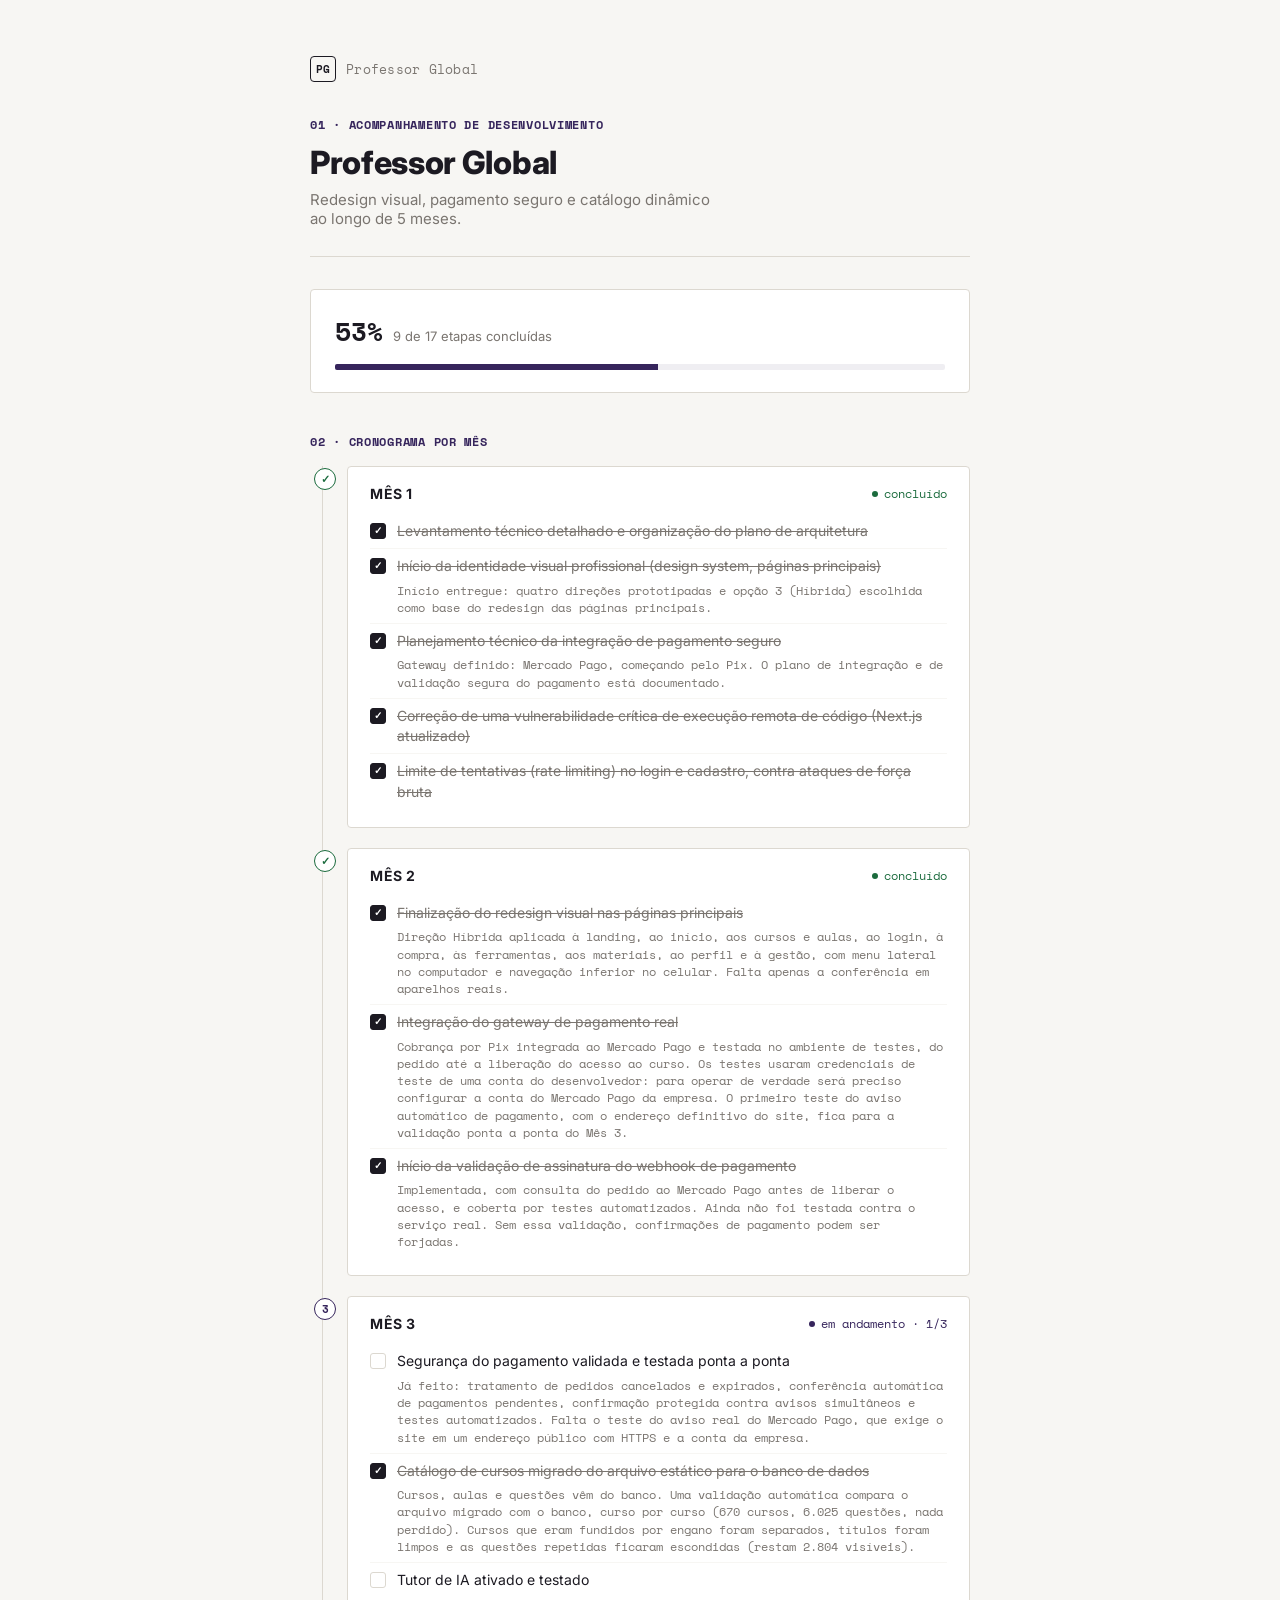
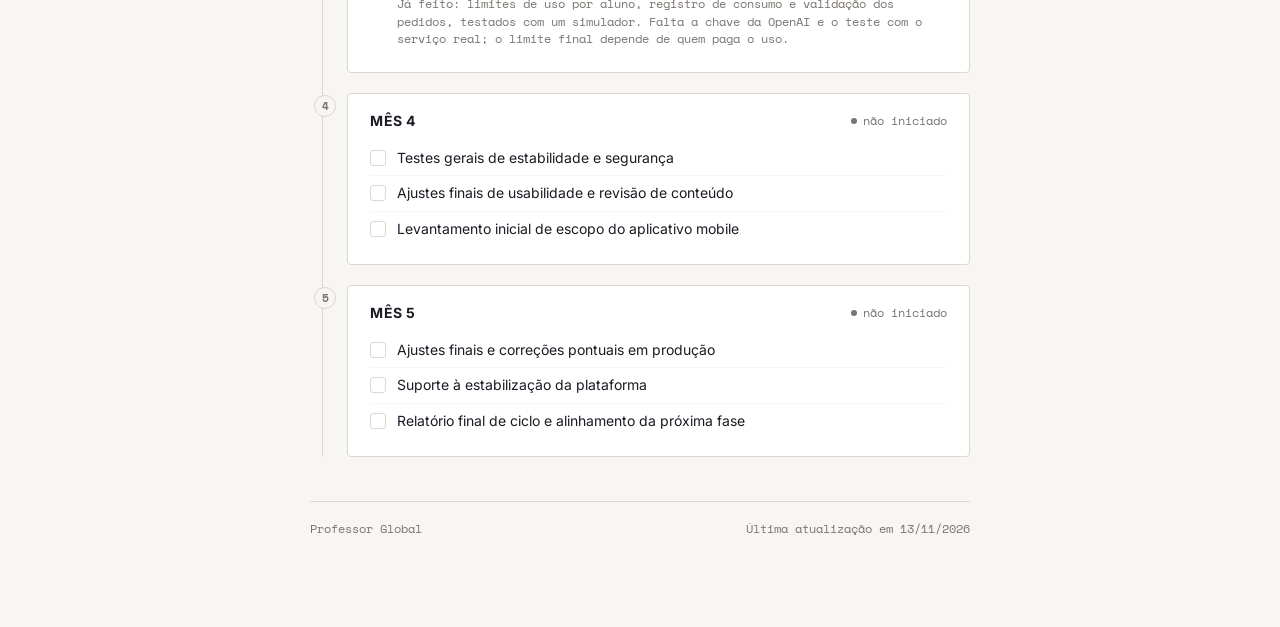
<file: painel-professor-global/index.html>
<!DOCTYPE html>
<html lang="pt-br">
<head>
  <meta charset="UTF-8" />
  <meta name="viewport" content="width=device-width, initial-scale=1.0" />
  <title>Professor Global · Painel de Desenvolvimento</title>
  <link rel="icon" href="data:image/svg+xml,%3Csvg xmlns='http://www.w3.org/2000/svg' viewBox='0 0 100 100'%3E%3Crect width='100' height='100' rx='22' fill='%2336255c'/%3E%3Ctext x='50' y='58' font-family='Arial, sans-serif' font-size='34' font-weight='700' fill='white' text-anchor='middle'%3EPG%3C/text%3E%3C/svg%3E" />
  <link rel="preconnect" href="https://fonts.googleapis.com" />
  <link rel="preconnect" href="https://fonts.gstatic.com" crossorigin />
  <link href="https://fonts.googleapis.com/css2?family=Inter:wght@400;500;600;700;800&family=Space+Mono:wght@400;700&display=swap" rel="stylesheet" />
  <link rel="stylesheet" href="style.css" />
</head>
<body>
  <div class="wrap">
    <header class="top">
      <div class="brand-row">
        <span class="brand-mark">PG</span>
        <span class="brand-name">Professor Global</span>
      </div>
      <p class="eyebrow">01 &middot; Acompanhamento de desenvolvimento</p>
      <h1 id="titulo">Professor Global</h1>
      <p class="subtitulo" id="subtitulo"></p>
    </header>

    <div class="progress-card">
      <div class="progress-top">
        <span class="progress-pct" id="progressoPct">0%</span>
        <span class="progress-label" id="progressoLabel"></span>
      </div>
      <div class="progress-track">
        <div class="progress-fill" id="progressoFill" style="width: 0%"></div>
      </div>
    </div>

    <p class="eyebrow eyebrow-section">02 &middot; Cronograma por mês</p>

    <div class="timeline" id="meses"></div>

    <footer class="rodape">
      <span>Professor Global</span>
      <span>Última atualização em <span id="atualizadoEm"></span></span>
    </footer>
  </div>

  <script src="data.js"></script>
  <script src="script.js"></script>
</body>
</html>
</file>
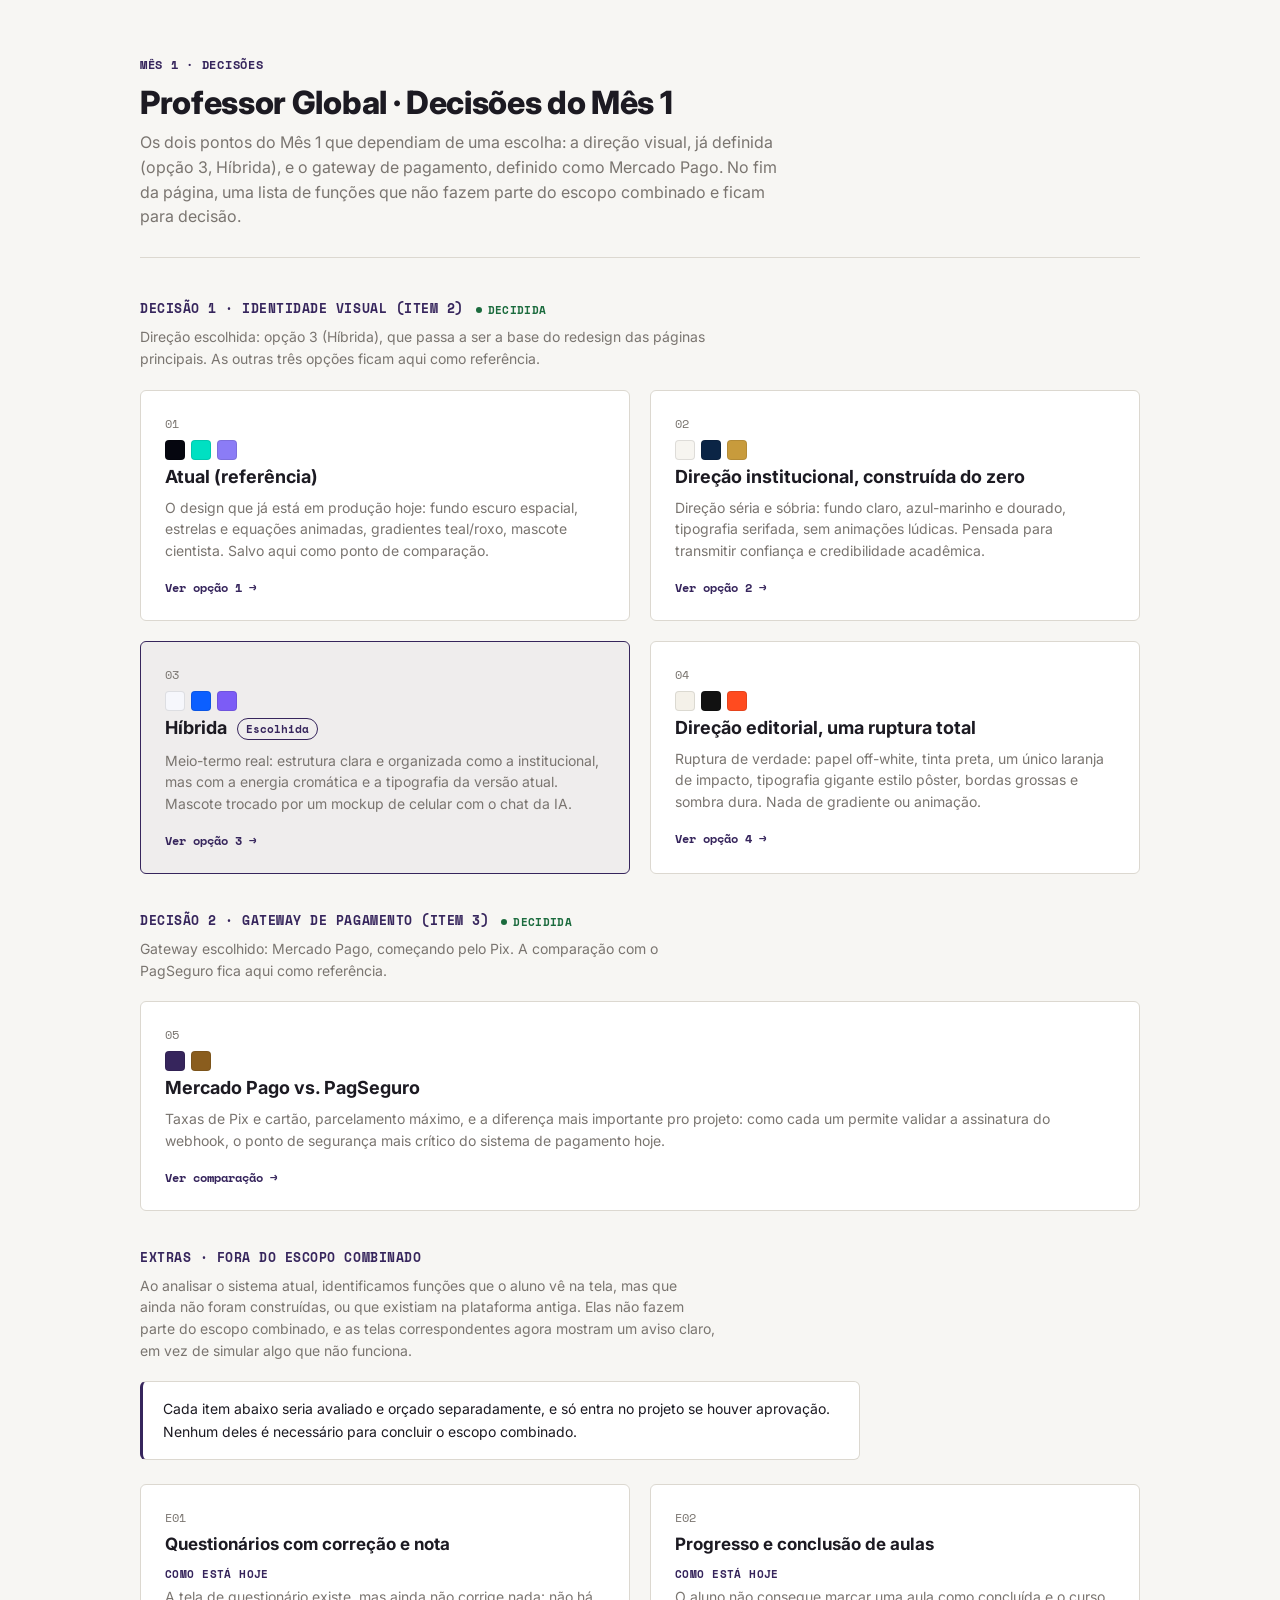
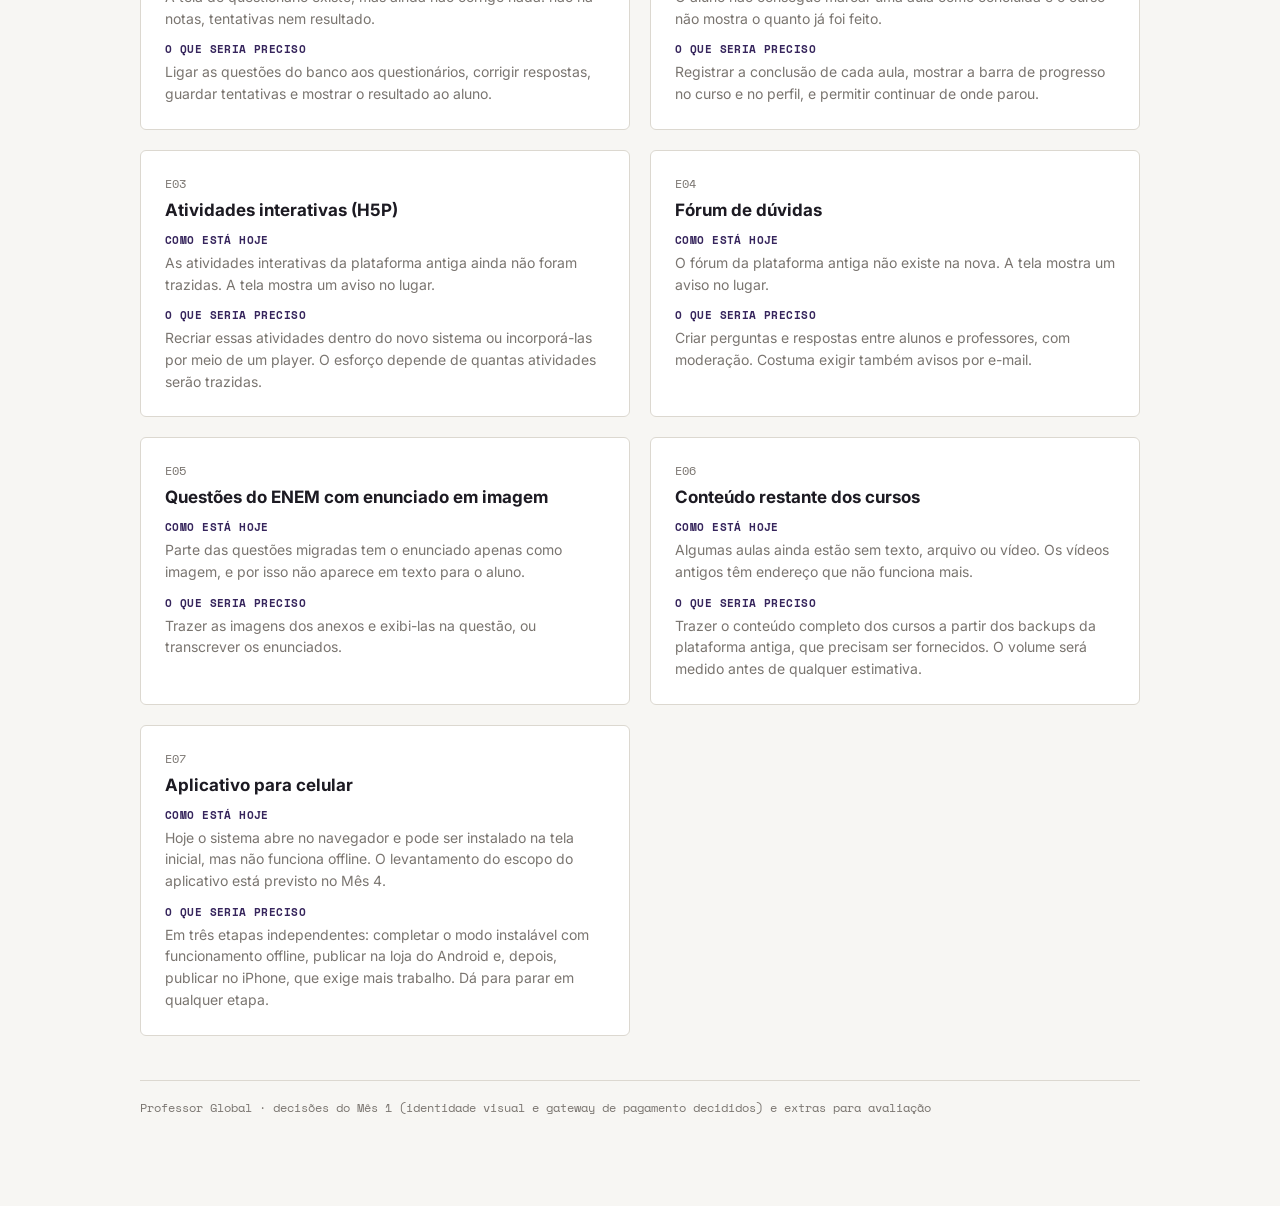
<file: professorglobal-opcoes-visuais/index.html>
<!DOCTYPE html>
<html lang="pt-br">
<head>
<meta charset="UTF-8" />
<meta name="viewport" content="width=device-width, initial-scale=1.0" />
<title>Professor Global · Decisões do Mês 1</title>
<link rel="icon" href="data:image/svg+xml,%3Csvg xmlns='http://www.w3.org/2000/svg' viewBox='0 0 100 100'%3E%3Crect width='100' height='100' rx='22' fill='%2336255c'/%3E%3Ctext x='50' y='58' font-family='Arial, sans-serif' font-size='34' font-weight='700' fill='white' text-anchor='middle'%3EPG%3C/text%3E%3C/svg%3E" />
<link rel="preconnect" href="https://fonts.googleapis.com" />
<link rel="preconnect" href="https://fonts.gstatic.com" crossorigin />
<link href="https://fonts.googleapis.com/css2?family=Inter:wght@400;500;600;700;800&family=Space+Mono:wght@400;700&display=swap" rel="stylesheet" />
<style>
  :root{
    --ink:#1c1a22;--paper:#f7f6f3;--surface:#fff;--line:#dcd8d0;--muted:#7a7570;
    --accent:#36255c;--font-sans:'Inter',system-ui,sans-serif;--font-mono:'Space Mono',monospace;
  }
  *{box-sizing:border-box}
  body{margin:0;background:var(--paper);color:var(--ink);font-family:var(--font-sans);-webkit-font-smoothing:antialiased}
  .wrap{max-width:1040px;margin:0 auto;padding:56px 20px 90px}
  header{border-bottom:1px solid var(--line);padding-bottom:28px;margin-bottom:40px}
  .eyebrow{font-family:var(--font-mono);font-size:12px;font-weight:700;letter-spacing:.06em;text-transform:uppercase;color:var(--accent);margin:0 0 10px}
  h1{font-size:32px;font-weight:800;letter-spacing:-.01em;margin:0 0 8px}
  .subtitulo{color:var(--muted);margin:0;max-width:64ch;line-height:1.55}
  .secao-titulo{font-family:var(--font-mono);font-size:13px;font-weight:700;letter-spacing:.04em;text-transform:uppercase;color:var(--accent);margin:36px 0 8px}
  .secao-desc{color:var(--muted);font-size:14px;line-height:1.55;margin:0 0 20px;max-width:64ch}
  .grid{display:grid;grid-template-columns:repeat(2,1fr);gap:20px}
  .card-wide{margin-top:0}
  @media(max-width:760px){.grid{grid-template-columns:1fr}}
  .card{background:var(--surface);border:1px solid var(--line);border-radius:6px;padding:24px;text-decoration:none;color:inherit;display:block;transition:border-color .15s, transform .15s}
  .card:hover{border-color:var(--accent);transform:translateY(-2px)}
  .card-num{font-family:var(--font-mono);font-size:12px;color:var(--muted);display:block;margin-bottom:8px}
  .card h2{font-size:18px;margin:0 0 10px}
  .card p{color:var(--muted);font-size:14px;line-height:1.55;margin:0 0 14px}
  .swatches{display:flex;gap:6px;margin-bottom:6px}
  .sw{width:20px;height:20px;border-radius:4px;border:1px solid rgba(0,0,0,.1)}
  .open{font-family:var(--font-mono);font-size:12px;color:var(--accent);font-weight:700}
  .status{display:inline-flex;align-items:center;gap:6px;margin-left:12px;font-family:var(--font-mono);font-size:11px;font-weight:700;letter-spacing:.03em;vertical-align:middle}
  .status::before{content:"";width:6px;height:6px;border-radius:50%;background:currentColor}
  .status-ok{color:#1b6b3d}
  .status-pend{color:#8a5d1e}
  .card-escolhida{border-color:var(--accent);background:rgba(54,37,92,.04)}
  .tag-escolhida{display:inline-block;margin-left:10px;padding:2px 8px;border:1px solid var(--accent);border-radius:999px;font-family:var(--font-mono);font-size:10.5px;font-weight:700;color:var(--accent);vertical-align:middle}
  .extra{cursor:default}
  .extra:hover{border-color:var(--line);transform:none}
  .extra h3{font-size:17px;margin:0 0 10px}
  .extra .rotulo{font-family:var(--font-mono);font-size:10.5px;font-weight:700;letter-spacing:.04em;text-transform:uppercase;color:var(--accent);display:block;margin:12px 0 4px}
  .extra p{margin:0}
  .aviso{background:var(--surface);border:1px solid var(--line);border-left:3px solid var(--accent);border-radius:6px;padding:16px 20px;margin:0 0 24px;font-size:14px;line-height:1.6;color:var(--ink);max-width:80ch}
  footer{margin-top:44px;padding-top:18px;border-top:1px solid var(--line);color:var(--muted);font-family:var(--font-mono);font-size:11.5px}
</style>
</head>
<body>
  <div class="wrap">
    <header>
      <p class="eyebrow">Mês 1 · Decisões</p>
      <h1>Professor Global · Decisões do Mês 1</h1>
      <p class="subtitulo">Os dois pontos do Mês 1 que dependiam de uma escolha: a direção visual, já definida (opção 3, Híbrida), e o gateway de pagamento, definido como Mercado Pago. No fim da página, uma lista de funções que não fazem parte do escopo combinado e ficam para decisão.</p>
    </header>

    <h2 class="secao-titulo">Decisão 1 · Identidade visual (Item 2)<span class="status status-ok">Decidida</span></h2>
    <p class="secao-desc">Direção escolhida: opção 3 (Híbrida), que passa a ser a base do redesign das páginas principais. As outras três opções ficam aqui como referência.</p>

    <div class="grid">
      <a class="card" href="1-atual/">
        <span class="card-num">01</span>
        <div class="swatches"><span class="sw" style="background:#05060f"></span><span class="sw" style="background:#00E0C2"></span><span class="sw" style="background:#8B7CF6"></span></div>
        <h2>Atual (referência)</h2>
        <p>O design que já está em produção hoje: fundo escuro espacial, estrelas e equações animadas, gradientes teal/roxo, mascote cientista. Salvo aqui como ponto de comparação.</p>
        <span class="open">Ver opção 1 →</span>
      </a>

      <a class="card" href="2-institucional/">
        <span class="card-num">02</span>
        <div class="swatches"><span class="sw" style="background:#F7F5F0"></span><span class="sw" style="background:#0B2545"></span><span class="sw" style="background:#C89B3C"></span></div>
        <h2>Direção institucional, construída do zero</h2>
        <p>Direção séria e sóbria: fundo claro, azul-marinho e dourado, tipografia serifada, sem animações lúdicas. Pensada para transmitir confiança e credibilidade acadêmica.</p>
        <span class="open">Ver opção 2 →</span>
      </a>

      <a class="card card-escolhida" href="3-hibrida/">
        <span class="card-num">03</span>
        <div class="swatches"><span class="sw" style="background:#F6F7FC"></span><span class="sw" style="background:#0B5FFF"></span><span class="sw" style="background:#7C5CF6"></span></div>
        <h2>Híbrida<span class="tag-escolhida">Escolhida</span></h2>
        <p>Meio-termo real: estrutura clara e organizada como a institucional, mas com a energia cromática e a tipografia da versão atual. Mascote trocado por um mockup de celular com o chat da IA.</p>
        <span class="open">Ver opção 3 →</span>
      </a>

      <a class="card" href="4-diferente/">
        <span class="card-num">04</span>
        <div class="swatches"><span class="sw" style="background:#F4F1E9"></span><span class="sw" style="background:#111111"></span><span class="sw" style="background:#FF4B1F"></span></div>
        <h2>Direção editorial, uma ruptura total</h2>
        <p>Ruptura de verdade: papel off-white, tinta preta, um único laranja de impacto, tipografia gigante estilo pôster, bordas grossas e sombra dura. Nada de gradiente ou animação.</p>
        <span class="open">Ver opção 4 →</span>
      </a>
    </div>

    <h2 class="secao-titulo">Decisão 2 · Gateway de pagamento (Item 3)<span class="status status-ok">Decidida</span></h2>
    <p class="secao-desc">Gateway escolhido: Mercado Pago, começando pelo Pix. A comparação com o PagSeguro fica aqui como referência.</p>

    <a class="card card-wide" href="gateway-pagamento/">
      <span class="card-num">05</span>
      <div class="swatches"><span class="sw" style="background:#36255c"></span><span class="sw" style="background:#8A5D1E"></span></div>
      <h2>Mercado Pago vs. PagSeguro</h2>
      <p>Taxas de Pix e cartão, parcelamento máximo, e a diferença mais importante pro projeto: como cada um permite validar a assinatura do webhook, o ponto de segurança mais crítico do sistema de pagamento hoje.</p>
      <span class="open">Ver comparação →</span>
    </a>

    <h2 class="secao-titulo">Extras · fora do escopo combinado</h2>
    <p class="secao-desc">Ao analisar o sistema atual, identificamos funções que o aluno vê na tela, mas que ainda não foram construídas, ou que existiam na plataforma antiga. Elas não fazem parte do escopo combinado, e as telas correspondentes agora mostram um aviso claro, em vez de simular algo que não funciona.</p>
    <p class="aviso">Cada item abaixo seria avaliado e orçado separadamente, e só entra no projeto se houver aprovação. Nenhum deles é necessário para concluir o escopo combinado.</p>

    <div class="grid">
      <div class="card extra">
        <span class="card-num">E01</span>
        <h3>Questionários com correção e nota</h3>
        <span class="rotulo">Como está hoje</span>
        <p>A tela de questionário existe, mas ainda não corrige nada: não há notas, tentativas nem resultado.</p>
        <span class="rotulo">O que seria preciso</span>
        <p>Ligar as questões do banco aos questionários, corrigir respostas, guardar tentativas e mostrar o resultado ao aluno.</p>
      </div>
      <div class="card extra">
        <span class="card-num">E02</span>
        <h3>Progresso e conclusão de aulas</h3>
        <span class="rotulo">Como está hoje</span>
        <p>O aluno não consegue marcar uma aula como concluída e o curso não mostra o quanto já foi feito.</p>
        <span class="rotulo">O que seria preciso</span>
        <p>Registrar a conclusão de cada aula, mostrar a barra de progresso no curso e no perfil, e permitir continuar de onde parou.</p>
      </div>
      <div class="card extra">
        <span class="card-num">E03</span>
        <h3>Atividades interativas (H5P)</h3>
        <span class="rotulo">Como está hoje</span>
        <p>As atividades interativas da plataforma antiga ainda não foram trazidas. A tela mostra um aviso no lugar.</p>
        <span class="rotulo">O que seria preciso</span>
        <p>Recriar essas atividades dentro do novo sistema ou incorporá-las por meio de um player. O esforço depende de quantas atividades serão trazidas.</p>
      </div>
      <div class="card extra">
        <span class="card-num">E04</span>
        <h3>Fórum de dúvidas</h3>
        <span class="rotulo">Como está hoje</span>
        <p>O fórum da plataforma antiga não existe na nova. A tela mostra um aviso no lugar.</p>
        <span class="rotulo">O que seria preciso</span>
        <p>Criar perguntas e respostas entre alunos e professores, com moderação. Costuma exigir também avisos por e-mail.</p>
      </div>
      <div class="card extra">
        <span class="card-num">E05</span>
        <h3>Questões do ENEM com enunciado em imagem</h3>
        <span class="rotulo">Como está hoje</span>
        <p>Parte das questões migradas tem o enunciado apenas como imagem, e por isso não aparece em texto para o aluno.</p>
        <span class="rotulo">O que seria preciso</span>
        <p>Trazer as imagens dos anexos e exibi-las na questão, ou transcrever os enunciados.</p>
      </div>
      <div class="card extra">
        <span class="card-num">E06</span>
        <h3>Conteúdo restante dos cursos</h3>
        <span class="rotulo">Como está hoje</span>
        <p>Algumas aulas ainda estão sem texto, arquivo ou vídeo. Os vídeos antigos têm endereço que não funciona mais.</p>
        <span class="rotulo">O que seria preciso</span>
        <p>Trazer o conteúdo completo dos cursos a partir dos backups da plataforma antiga, que precisam ser fornecidos. O volume será medido antes de qualquer estimativa.</p>
      </div>
      <div class="card extra">
        <span class="card-num">E07</span>
        <h3>Aplicativo para celular</h3>
        <span class="rotulo">Como está hoje</span>
        <p>Hoje o sistema abre no navegador e pode ser instalado na tela inicial, mas não funciona offline. O levantamento do escopo do aplicativo está previsto no Mês 4.</p>
        <span class="rotulo">O que seria preciso</span>
        <p>Em três etapas independentes: completar o modo instalável com funcionamento offline, publicar na loja do Android e, depois, publicar no iPhone, que exige mais trabalho. Dá para parar em qualquer etapa.</p>
      </div>
    </div>

    <footer>Professor Global · decisões do Mês 1 (identidade visual e gateway de pagamento decididos) e extras para avaliação</footer>
  </div>
</body>
</html>
</file>
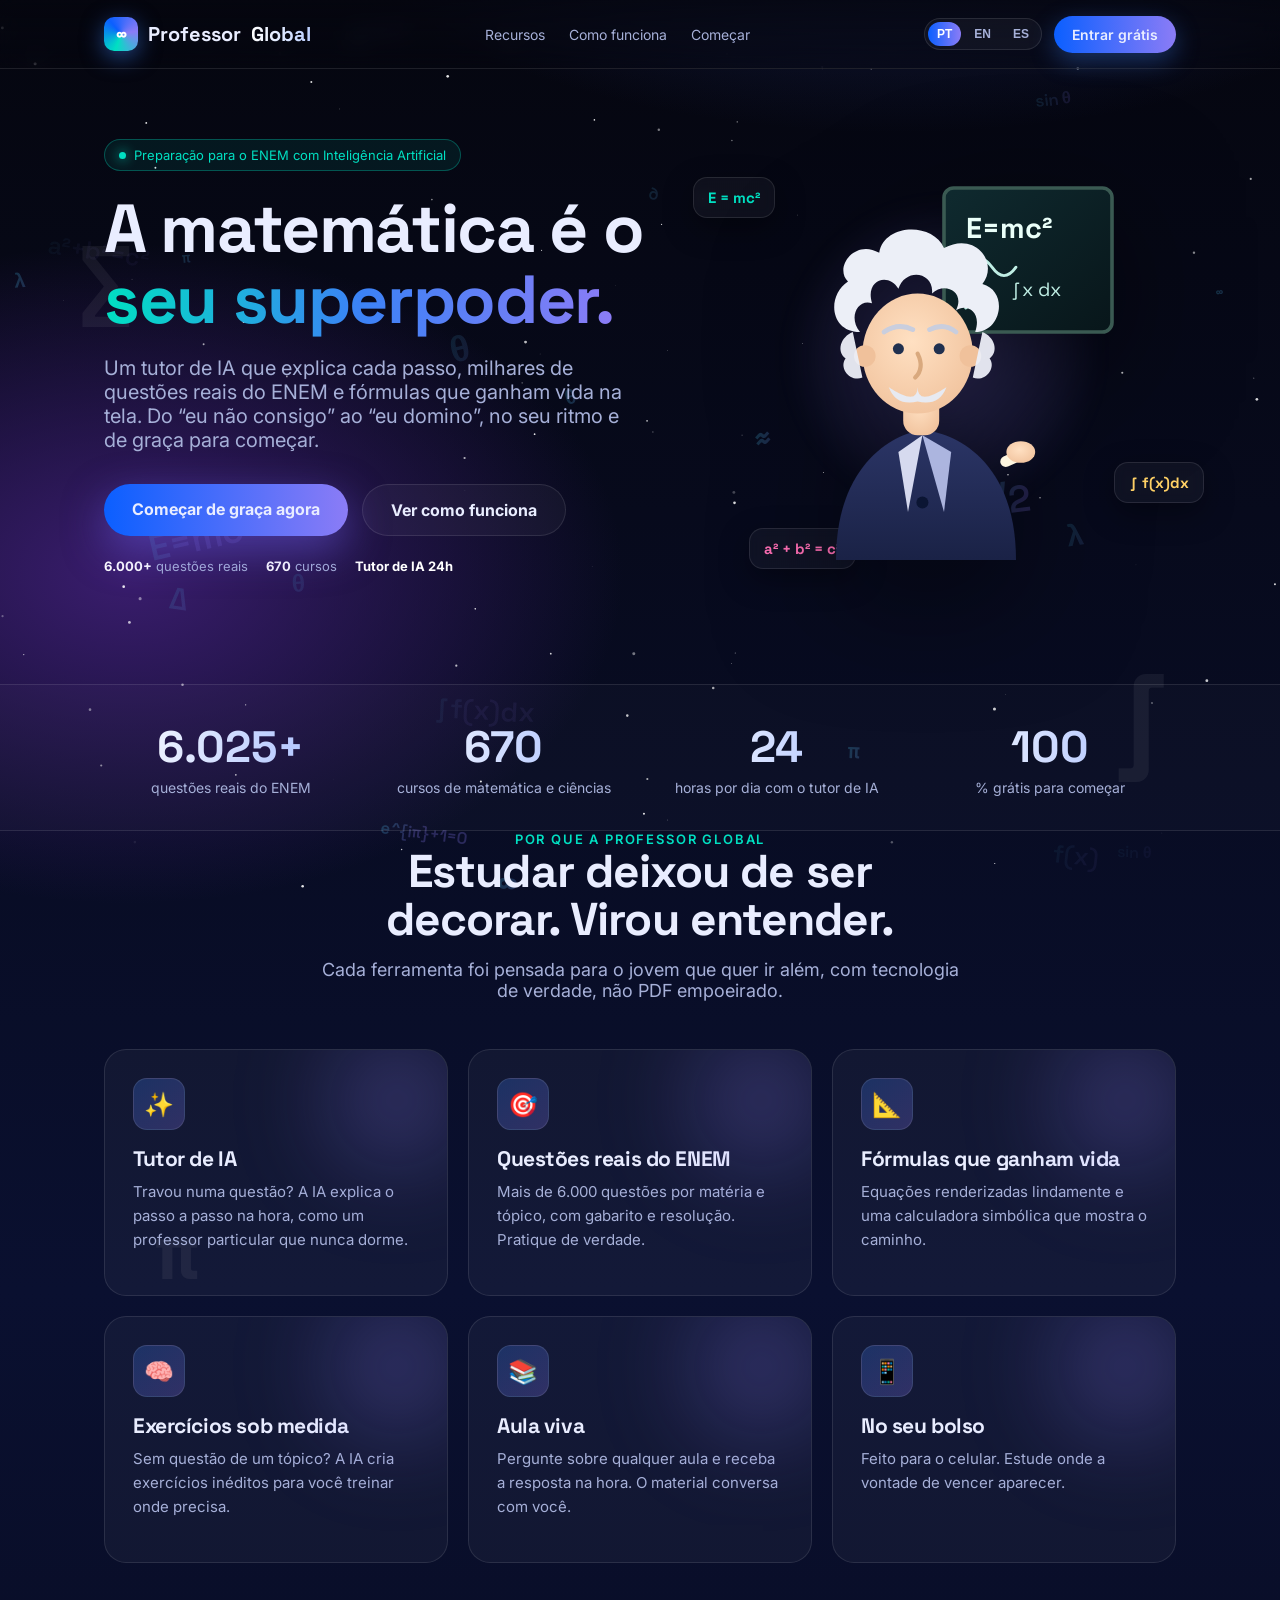
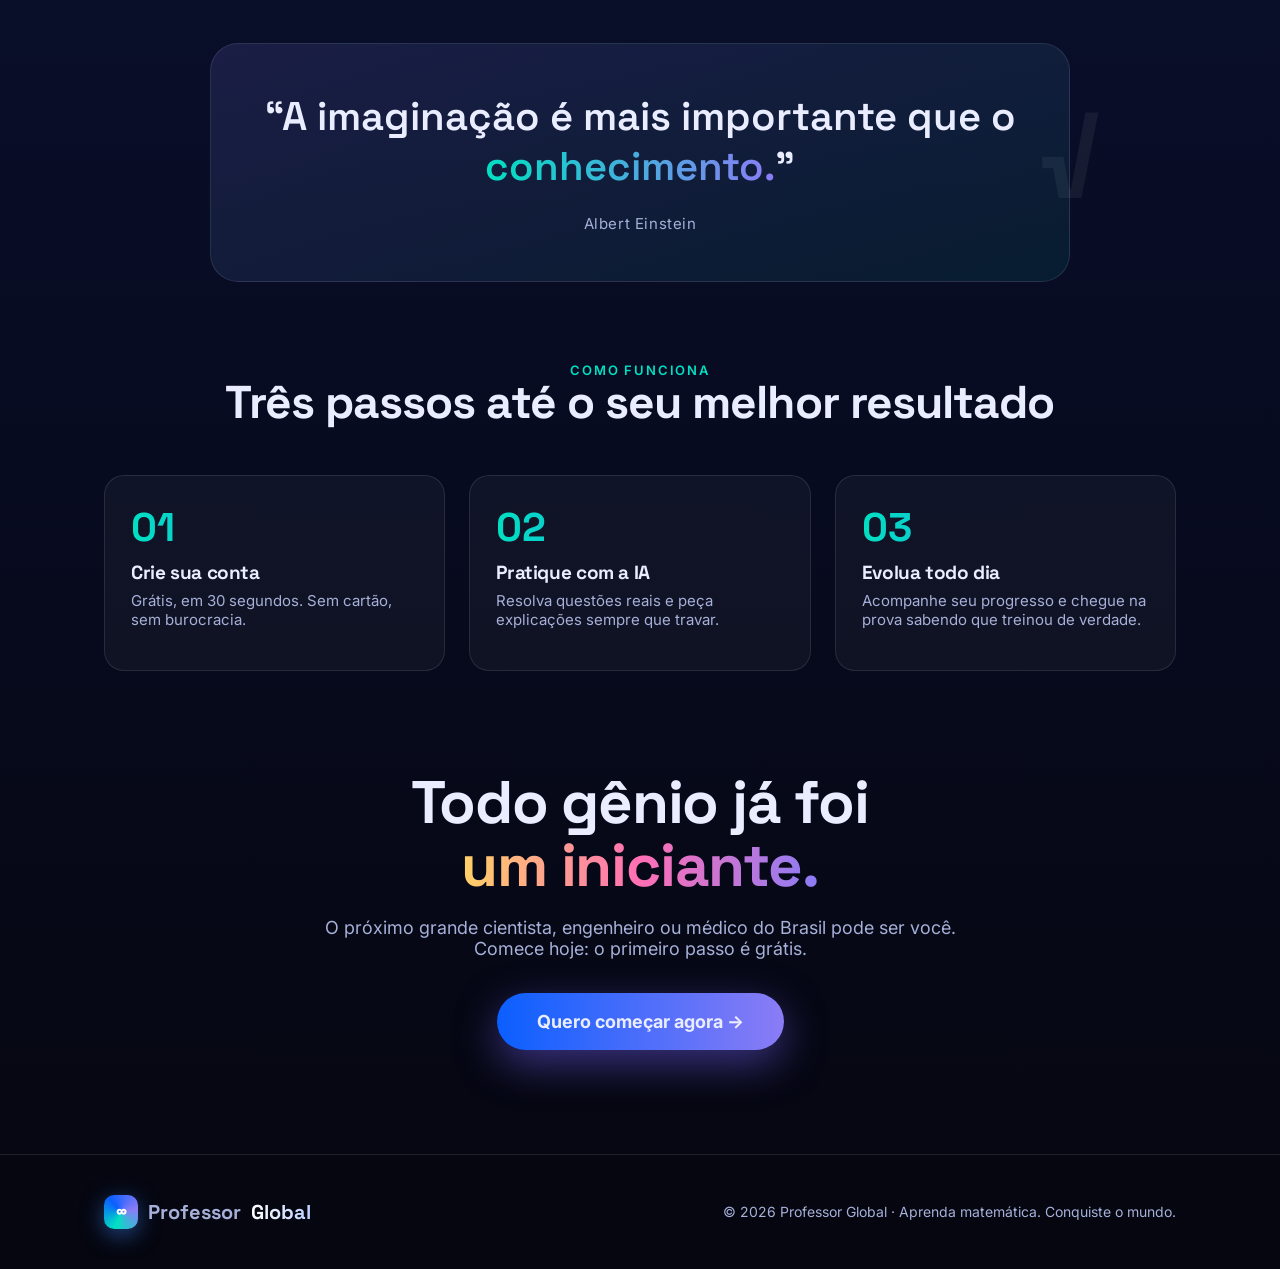
<file: professorglobal-opcoes-visuais/1-atual/index.html>
<!DOCTYPE html>
<html lang="pt-br">
<head>
<meta charset="UTF-8" />
<meta name="viewport" content="width=device-width, initial-scale=1.0" />
<title>Professor Global · Opção 1: Atual</title>
<link rel="preconnect" href="https://fonts.googleapis.com" />
<link rel="preconnect" href="https://fonts.gstatic.com" crossorigin />
<link href="https://fonts.googleapis.com/css2?family=Inter:wght@400;500;600;700&family=Space+Grotesk:wght@500;700&display=swap" rel="stylesheet" />
<link rel="stylesheet" href="style.css" />
</head>
<body class="mkt">
<canvas id="eq-stars" class="fx"></canvas>
<canvas id="eq-eqs" class="fx"></canvas>

<div class="glyph" style="top:220px;left:6%;font-size:90px">&sum;</div>
<div class="glyph" style="top:640px;right:8%;font-size:120px">&int;</div>
<div class="glyph" style="top:1200px;left:12%;font-size:80px">&pi;</div>
<div class="glyph" style="top:1700px;right:14%;font-size:100px">&radic;</div>

<div class="layer">
  <nav>
    <div class="wrap">
      <div class="logo"><span class="mark">&infin;</span> Professor<b>Global</b></div>
      <div class="nav-links">
        <a href="#recursos">Recursos</a>
        <a href="#como">Como funciona</a>
        <a href="#comecar">Começar</a>
      </div>
      <div class="nav-right">
        <div class="langsel"><button class="on">PT</button><button>EN</button><button>ES</button></div>
        <a class="nav-cta" href="#">Entrar grátis</a>
      </div>
    </div>
  </nav>

  <header>
    <div class="wrap hero">
      <div class="reveal in">
        <span class="badge"><span class="dot"></span> Preparação para o ENEM com Inteligência Artificial</span>
        <h1 class="title">A matemática é o<br /><span class="grad">seu superpoder.</span></h1>
        <p class="sub">Um tutor de IA que explica cada passo, milhares de questões reais do ENEM e fórmulas que ganham vida na tela. Do &ldquo;eu não consigo&rdquo; ao &ldquo;eu domino&rdquo;, no seu ritmo e de graça para começar.</p>
        <div class="cta-row">
          <a class="btn btn-primary" href="#">Começar de graça agora</a>
          <a class="btn btn-ghost" href="#como">Ver como funciona</a>
        </div>
        <div class="trust">
          <span><b>6.000+</b> questões reais</span>
          <span><b>670</b> cursos</span>
          <span><b>Tutor de IA 24h</b></span>
        </div>
      </div>

      <div class="genius reveal in">
        <div class="halo"></div>
        <div class="chip c1">E = mc²</div>
        <div class="chip c2">&int; f(x)dx</div>
        <div class="chip c3">a² + b² = c²</div>
        <svg viewBox="0 0 300 340" aria-label="Cientista estilizado no quadro-negro">
          <defs>
            <linearGradient id="mkt-board" x1="0" y1="0" x2="1" y2="1"><stop offset="0" stop-color="#0f2a2f" /><stop offset="1" stop-color="#08161a" /></linearGradient>
            <linearGradient id="mkt-coat" x1="0" y1="0" x2="0" y2="1"><stop offset="0" stop-color="#2b3566" /><stop offset="1" stop-color="#1a2246" /></linearGradient>
            <radialGradient id="mkt-skin" cx="45%" cy="40%" r="70%"><stop offset="0" stop-color="#ffe0c2" /><stop offset="1" stop-color="#f0c19b" /></radialGradient>
          </defs>
          <rect x="150" y="30" width="140" height="120" rx="8" fill="url(#mkt-board)" stroke="#3a5a52" stroke-width="3" />
          <text x="168" y="72" font-family="Space Grotesk" font-size="24" fill="#eafff9" font-weight="700">E=mc²</text>
          <path d="M170 96 q10 -14 20 0 q10 14 20 0" fill="none" stroke="#bfeee4" stroke-width="2.4" stroke-linecap="round" />
          <text x="205" y="120" font-family="Space Grotesk" font-size="16" fill="#bfeee4">&int;x dx</text>
          <path d="M168 130 l16 -12 M168 118 l16 12" fill="none" stroke="#bfeee4" stroke-width="2.4" stroke-linecap="round" />
          <path d="M60 340 C60 250 120 232 132 232 C150 232 210 250 210 340 Z" fill="url(#mkt-coat)" />
          <path d="M132 236 L120 300 L112 250 Z" fill="#e9edff" opacity=".9" />
          <path d="M132 236 L150 300 L156 250 Z" fill="#cdd6ff" opacity=".8" />
          <circle cx="132" cy="292" r="5" fill="#0b1533" />
          <rect x="116" y="196" width="30" height="40" rx="12" fill="url(#mkt-skin)" />
          <ellipse cx="128" cy="168" rx="46" ry="50" fill="url(#mkt-skin)" />
          <circle cx="84" cy="170" r="9" fill="#f0c19b" /><circle cx="172" cy="170" r="9" fill="#f0c19b" />
          <g fill="#eceff7">
            <path d="M80 150 C55 150 52 120 70 108 C58 96 76 72 96 84 C100 60 140 58 150 80 C176 66 196 92 182 110 C204 116 198 150 176 150 C182 132 168 126 160 132 C168 116 150 108 140 118 C142 100 118 96 112 114 C104 100 84 106 90 126 C78 122 70 138 80 150 Z" />
            <path d="M74 150 c-10 4 -14 16 -6 22 c-6 8 4 20 14 16" opacity=".95" />
            <path d="M182 150 c10 4 14 16 6 22 c6 8 -4 20 -14 16" opacity=".95" />
          </g>
          <path d="M100 150 q12 -8 24 -2" stroke="#c9cede" stroke-width="4" fill="none" stroke-linecap="round" />
          <path d="M138 148 q12 -6 22 2" stroke="#c9cede" stroke-width="4" fill="none" stroke-linecap="round" />
          <circle cx="112" cy="164" r="4.6" fill="#20304f" /><circle cx="146" cy="164" r="4.6" fill="#20304f" />
          <path d="M128 168 q6 12 -2 20" stroke="#d9a97e" stroke-width="3.5" fill="none" stroke-linecap="round" />
          <path d="M104 196 q24 16 24 0 q0 16 24 0 q-6 16 -24 12 q-18 4 -24 -12 Z" fill="#e7eaf2" />
          <rect x="196" y="250" width="26" height="9" rx="4.5" transform="rotate(-24 209 254)" fill="#fef6e0" />
          <ellipse cx="214" cy="250" rx="12" ry="9" fill="url(#mkt-skin)" />
        </svg>
      </div>
    </div>
  </header>

  <div class="stats">
    <div class="wrap">
      <div class="stat reveal"><div class="n" data-count="6025">0</div><div class="l">questões reais do ENEM</div></div>
      <div class="stat reveal"><div class="n" data-count="670">0</div><div class="l">cursos de matemática e ciências</div></div>
      <div class="stat reveal"><div class="n" data-count="24">0</div><div class="l">horas por dia com o tutor de IA</div></div>
      <div class="stat reveal"><div class="n" data-count="100">0</div><div class="l">% grátis para começar</div></div>
    </div>
  </div>

  <section id="recursos" class="wrap">
    <div class="center">
      <div class="eyebrow reveal">Por que a Professor Global</div>
      <h2 class="h2 reveal">Estudar deixou de ser<br />decorar. Virou entender.</h2>
      <p class="lead reveal">Cada ferramenta foi pensada para o jovem que quer ir além, com tecnologia de verdade, não PDF empoeirado.</p>
    </div>
    <div class="grid">
      <div class="feature reveal"><div class="fglow"></div><div class="ic">✨</div><h3>Tutor de IA</h3><p>Travou numa questão? A IA explica o passo a passo na hora, como um professor particular que nunca dorme.</p></div>
      <div class="feature reveal"><div class="fglow"></div><div class="ic">🎯</div><h3>Questões reais do ENEM</h3><p>Mais de 6.000 questões por matéria e tópico, com gabarito e resolução. Pratique de verdade.</p></div>
      <div class="feature reveal"><div class="fglow"></div><div class="ic">📐</div><h3>Fórmulas que ganham vida</h3><p>Equações renderizadas lindamente e uma calculadora simbólica que mostra o caminho.</p></div>
      <div class="feature reveal"><div class="fglow"></div><div class="ic">🧠</div><h3>Exercícios sob medida</h3><p>Sem questão de um tópico? A IA cria exercícios inéditos para você treinar onde precisa.</p></div>
      <div class="feature reveal"><div class="fglow"></div><div class="ic">📚</div><h3>Aula viva</h3><p>Pergunte sobre qualquer aula e receba a resposta na hora. O material conversa com você.</p></div>
      <div class="feature reveal"><div class="fglow"></div><div class="ic">📱</div><h3>No seu bolso</h3><p>Feito para o celular. Estude onde a vontade de vencer aparecer.</p></div>
    </div>
  </section>

  <div class="quote">
    <div class="wrap">
      <div class="card reveal">
        <blockquote>&ldquo;A imaginação é mais importante que o <span class="grad">conhecimento.</span>&rdquo;</blockquote>
        <cite>Albert Einstein</cite>
      </div>
    </div>
  </div>

  <section id="como" class="wrap">
    <div class="center">
      <div class="eyebrow reveal">Como funciona</div>
      <h2 class="h2 reveal">Três passos até o seu melhor resultado</h2>
    </div>
    <div class="steps">
      <div class="step reveal"><h3>Crie sua conta</h3><p>Grátis, em 30 segundos. Sem cartão, sem burocracia.</p></div>
      <div class="step reveal"><h3>Pratique com a IA</h3><p>Resolva questões reais e peça explicações sempre que travar.</p></div>
      <div class="step reveal"><h3>Evolua todo dia</h3><p>Acompanhe seu progresso e chegue na prova sabendo que treinou de verdade.</p></div>
    </div>
  </section>

  <section class="final" id="comecar">
    <div class="wrap">
      <h2 class="reveal">Todo gênio já foi<br /><span class="grad">um iniciante.</span></h2>
      <p class="lead reveal">O próximo grande cientista, engenheiro ou médico do Brasil pode ser você. Comece hoje: o primeiro passo é grátis.</p>
      <a class="btn btn-primary reveal" href="#" style="font-size:18px;padding:18px 40px">Quero começar agora →</a>
    </div>
  </section>

  <footer>
    <div class="wrap">
      <div class="logo"><span class="mark">&infin;</span> Professor<b>Global</b></div>
      <div>© 2026 Professor Global · Aprenda matemática. Conquiste o mundo.</div>
    </div>
  </footer>
</div>

<script src="script.js"></script>
</body>
</html>
</file>
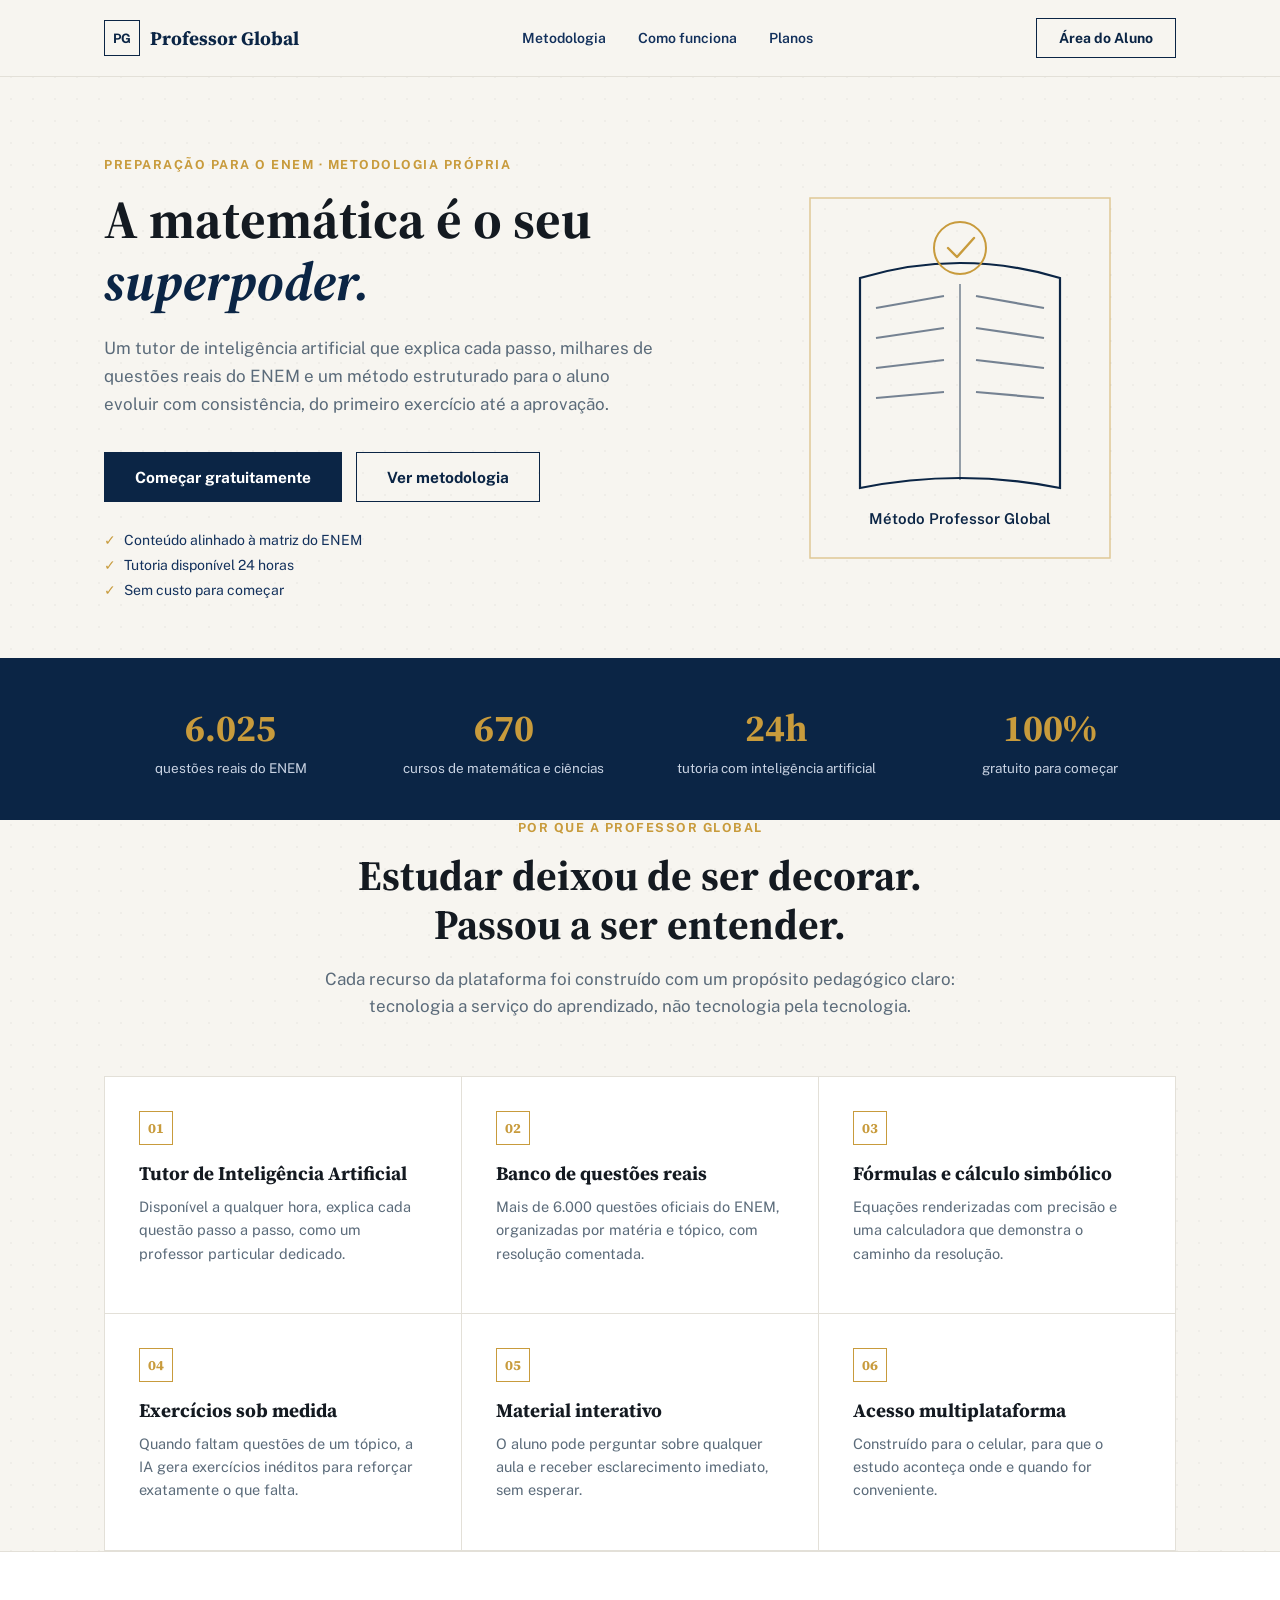
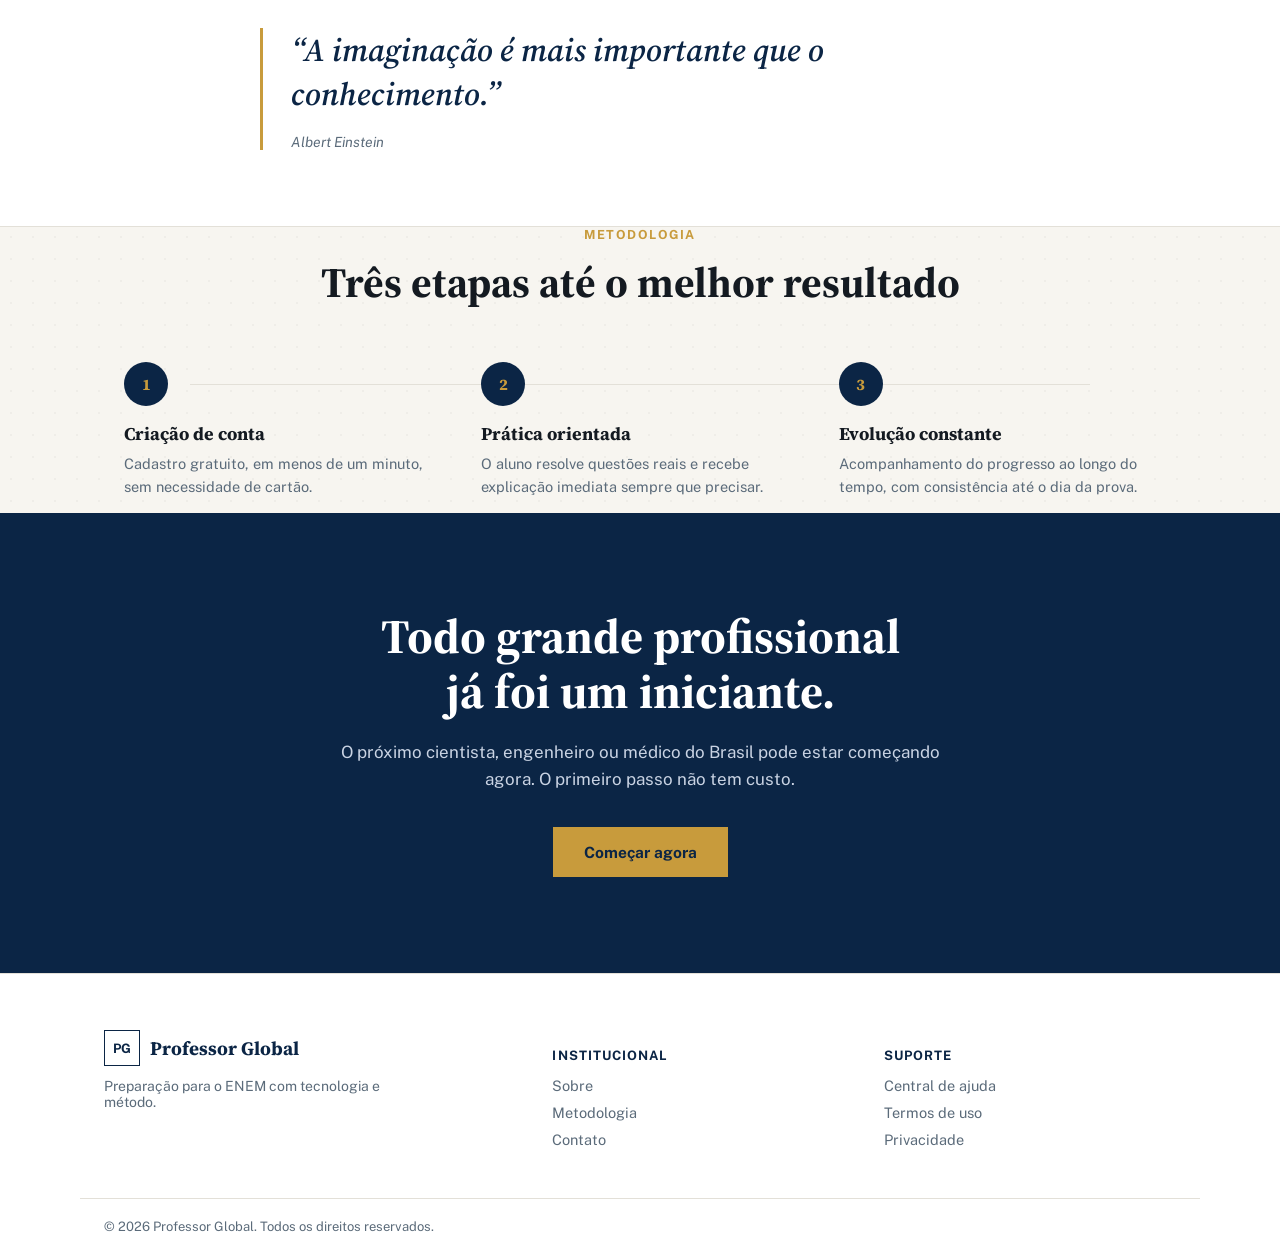
<file: professorglobal-opcoes-visuais/2-institucional/index.html>
<!DOCTYPE html>
<html lang="pt-br">
<head>
<meta charset="UTF-8" />
<meta name="viewport" content="width=device-width, initial-scale=1.0" />
<title>Professor Global · Opção 2: Institucional</title>
<link rel="preconnect" href="https://fonts.googleapis.com" />
<link rel="preconnect" href="https://fonts.gstatic.com" crossorigin />
<link href="https://fonts.googleapis.com/css2?family=Public+Sans:wght@400;500;600;700&family=Source+Serif+4:opsz,wght@8..60,500;8..60,600;8..60,700&display=swap" rel="stylesheet" />
<link rel="stylesheet" href="style.css" />
</head>
<body>

<nav>
  <div class="wrap">
    <div class="logo"><span class="mark">PG</span> Professor Global</div>
    <div class="nav-links">
      <a href="#recursos">Metodologia</a>
      <a href="#como">Como funciona</a>
      <a href="#comecar">Planos</a>
    </div>
    <a class="nav-cta" href="#">Área do Aluno</a>
  </div>
</nav>

<header>
  <div class="wrap hero">
    <div>
      <p class="eyebrow">Preparação para o ENEM · Metodologia própria</p>
      <h1 class="title">A matemática é o seu <em>superpoder.</em></h1>
      <p class="sub">Um tutor de inteligência artificial que explica cada passo, milhares de questões reais do ENEM e um método estruturado para o aluno evoluir com consistência, do primeiro exercício até a aprovação.</p>
      <div class="cta-row">
        <a class="btn btn-primary" href="#">Começar gratuitamente</a>
        <a class="btn btn-outline" href="#como">Ver metodologia</a>
      </div>
      <div class="trust-row">
        <div class="trust-item"><span class="check">✓</span> Conteúdo alinhado à matriz do ENEM</div>
        <div class="trust-item"><span class="check">✓</span> Tutoria disponível 24 horas</div>
        <div class="trust-item"><span class="check">✓</span> Sem custo para começar</div>
      </div>
    </div>

    <div class="hero-figure">
      <svg viewBox="0 0 320 380" aria-hidden="true">
        <rect x="10" y="10" width="300" height="360" fill="none" stroke="#C89B3C" stroke-width="1.5" opacity=".5" />
        <g fill="none" stroke="#0B2545" stroke-width="2.2">
          <path d="M60 300 L60 90 Q160 60 260 90 L260 300 Q160 280 60 300 Z" />
          <path d="M160 96 L160 292" stroke-width="1.4" opacity=".6" />
          <path d="M76 120 L144 108 M76 150 L144 140 M76 180 L144 172 M76 210 L144 204" opacity=".55" />
          <path d="M176 108 L244 120 M176 140 L244 150 M176 172 L244 180 M176 204 L244 210" opacity=".55" />
        </g>
        <circle cx="160" cy="60" r="26" fill="none" stroke="#C89B3C" stroke-width="2" />
        <path d="M148 60 L157 69 L174 50" fill="none" stroke="#C89B3C" stroke-width="2.4" stroke-linecap="round" stroke-linejoin="round" />
        <text x="160" y="336" text-anchor="middle" font-family="Source Serif 4" font-size="15" fill="#0B2545" font-weight="600">Método Professor Global</text>
      </svg>
    </div>
  </div>
</header>

<div class="stats">
  <div class="wrap">
    <div class="stat"><div class="n">6.025</div><div class="l">questões reais do ENEM</div></div>
    <div class="stat"><div class="n">670</div><div class="l">cursos de matemática e ciências</div></div>
    <div class="stat"><div class="n">24h</div><div class="l">tutoria com inteligência artificial</div></div>
    <div class="stat"><div class="n">100%</div><div class="l">gratuito para começar</div></div>
  </div>
</div>

<section id="recursos" class="wrap">
  <div class="center">
    <p class="eyebrow">Por que a Professor Global</p>
    <h2 class="h2">Estudar deixou de ser decorar.<br />Passou a ser entender.</h2>
    <p class="lead">Cada recurso da plataforma foi construído com um propósito pedagógico claro: tecnologia a serviço do aprendizado, não tecnologia pela tecnologia.</p>
  </div>
  <div class="grid">
    <div class="feature"><div class="ic">01</div><h3>Tutor de Inteligência Artificial</h3><p>Disponível a qualquer hora, explica cada questão passo a passo, como um professor particular dedicado.</p></div>
    <div class="feature"><div class="ic">02</div><h3>Banco de questões reais</h3><p>Mais de 6.000 questões oficiais do ENEM, organizadas por matéria e tópico, com resolução comentada.</p></div>
    <div class="feature"><div class="ic">03</div><h3>Fórmulas e cálculo simbólico</h3><p>Equações renderizadas com precisão e uma calculadora que demonstra o caminho da resolução.</p></div>
    <div class="feature"><div class="ic">04</div><h3>Exercícios sob medida</h3><p>Quando faltam questões de um tópico, a IA gera exercícios inéditos para reforçar exatamente o que falta.</p></div>
    <div class="feature"><div class="ic">05</div><h3>Material interativo</h3><p>O aluno pode perguntar sobre qualquer aula e receber esclarecimento imediato, sem esperar.</p></div>
    <div class="feature"><div class="ic">06</div><h3>Acesso multiplataforma</h3><p>Construído para o celular, para que o estudo aconteça onde e quando for conveniente.</p></div>
  </div>
</section>

<div class="quote">
  <div class="wrap quote-inner">
    <blockquote>&ldquo;A imaginação é mais importante que o conhecimento.&rdquo;</blockquote>
    <cite>Albert Einstein</cite>
  </div>
</div>

<section id="como" class="wrap">
  <div class="center">
    <p class="eyebrow">Metodologia</p>
    <h2 class="h2">Três etapas até o melhor resultado</h2>
  </div>
  <div class="timeline">
    <div class="tstep"><div class="tnum">1</div><div><h3>Criação de conta</h3><p>Cadastro gratuito, em menos de um minuto, sem necessidade de cartão.</p></div></div>
    <div class="tstep"><div class="tnum">2</div><div><h3>Prática orientada</h3><p>O aluno resolve questões reais e recebe explicação imediata sempre que precisar.</p></div></div>
    <div class="tstep"><div class="tnum">3</div><div><h3>Evolução constante</h3><p>Acompanhamento do progresso ao longo do tempo, com consistência até o dia da prova.</p></div></div>
  </div>
</section>

<section class="final" id="comecar">
  <div class="wrap">
    <h2>Todo grande profissional<br />já foi um iniciante.</h2>
    <p class="lead">O próximo cientista, engenheiro ou médico do Brasil pode estar começando agora. O primeiro passo não tem custo.</p>
    <a class="btn btn-gold" href="#">Começar agora</a>
  </div>
</section>

<footer>
  <div class="wrap footer-grid">
    <div>
      <div class="logo"><span class="mark">PG</span> Professor Global</div>
      <p class="foot-desc">Preparação para o ENEM com tecnologia e método.</p>
    </div>
    <div>
      <h4>Institucional</h4>
      <a href="#">Sobre</a><a href="#">Metodologia</a><a href="#">Contato</a>
    </div>
    <div>
      <h4>Suporte</h4>
      <a href="#">Central de ajuda</a><a href="#">Termos de uso</a><a href="#">Privacidade</a>
    </div>
  </div>
  <div class="wrap copyright">© 2026 Professor Global. Todos os direitos reservados.</div>
</footer>

</body>
</html>
</file>
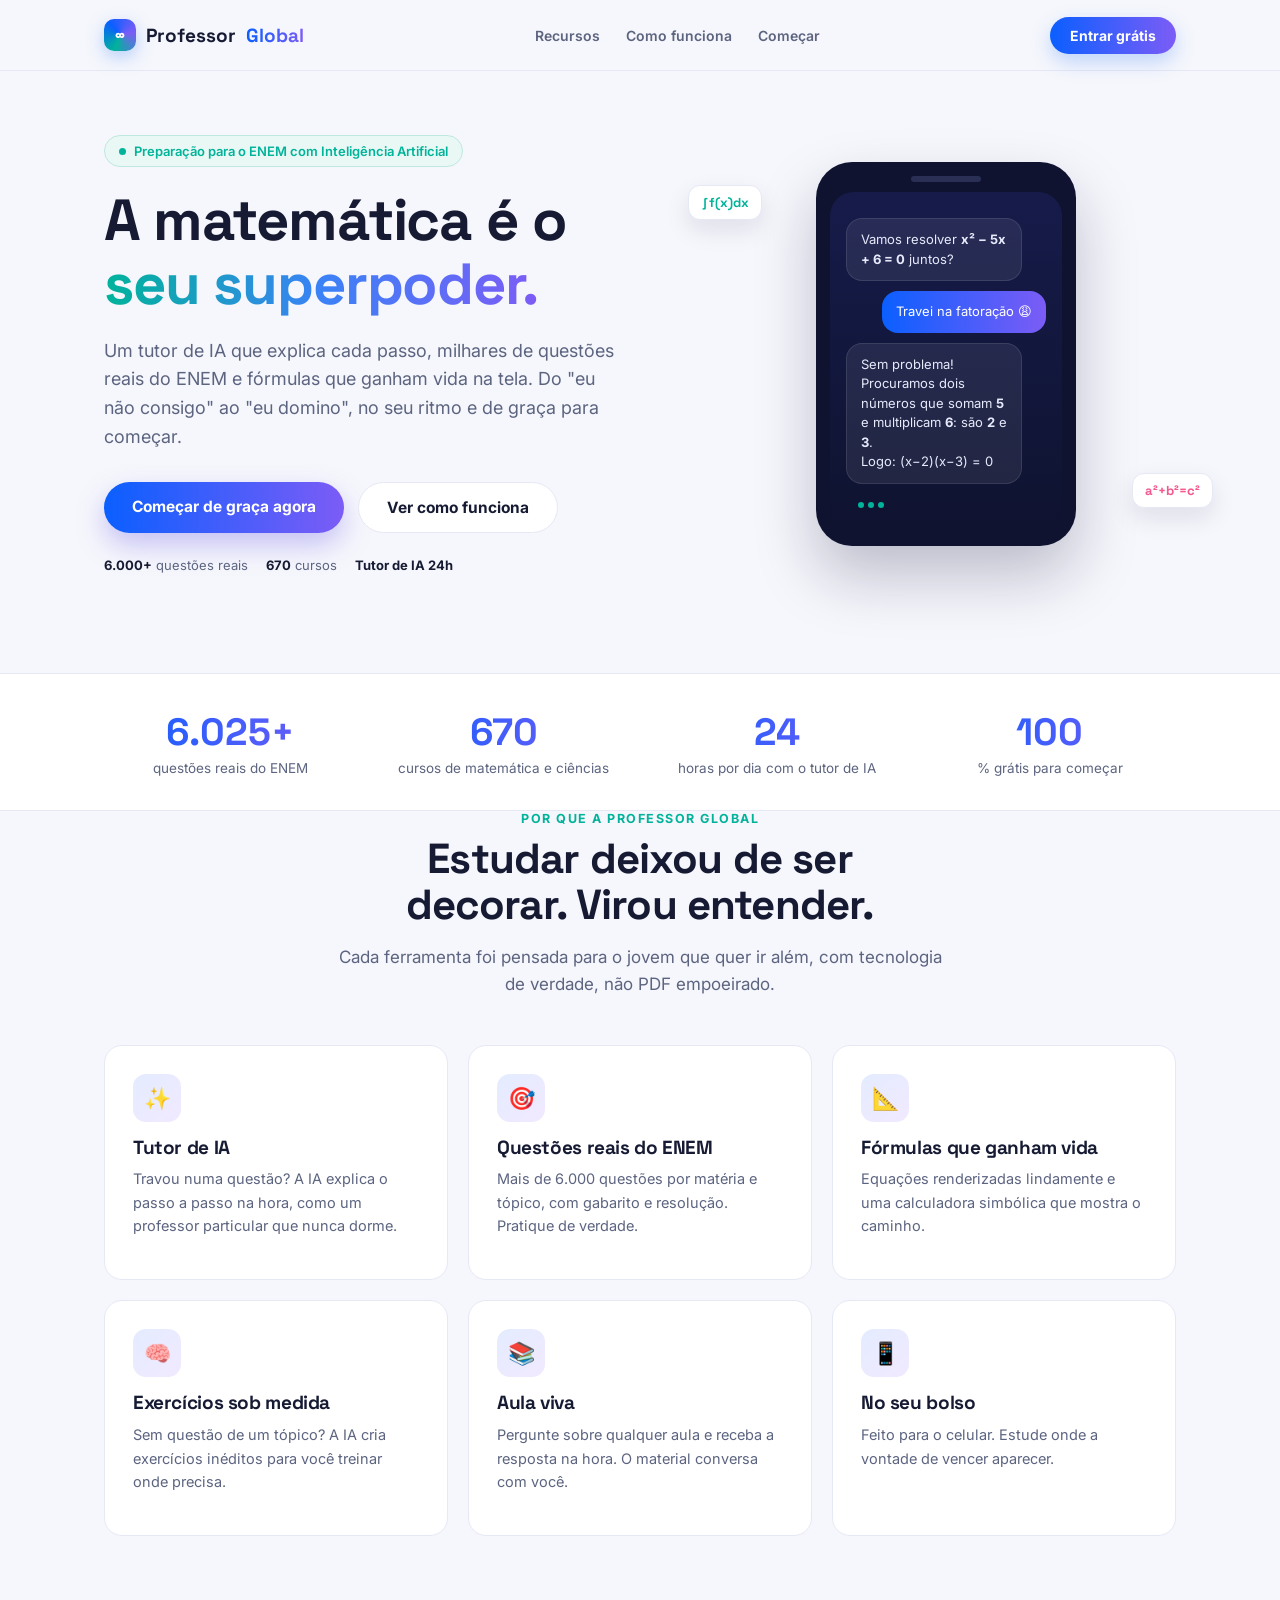
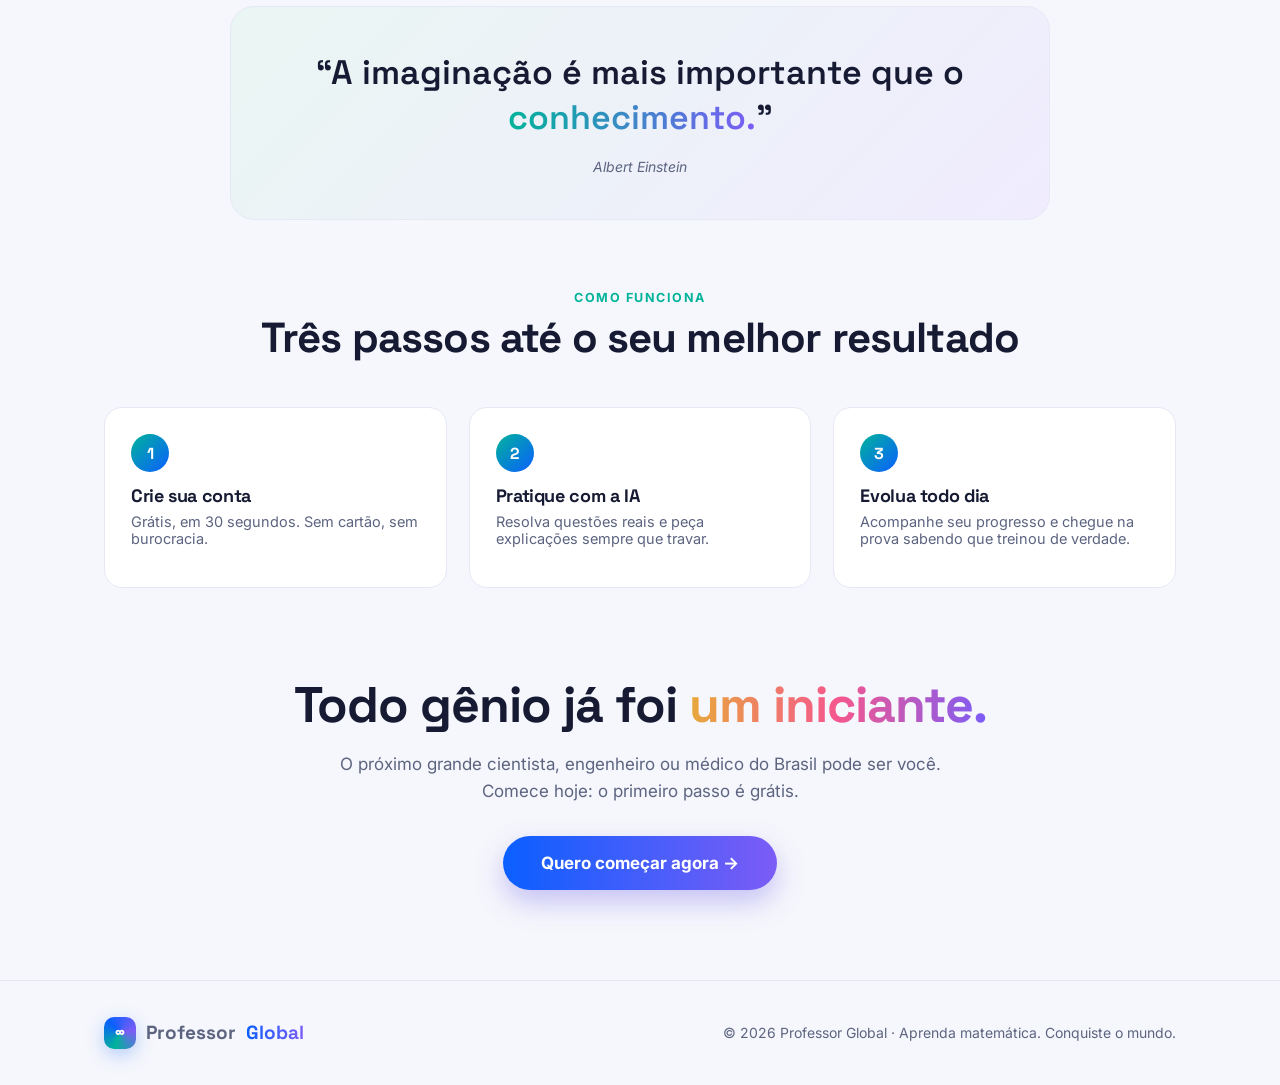
<file: professorglobal-opcoes-visuais/3-hibrida/index.html>
<!DOCTYPE html>
<html lang="pt-br">
<head>
<meta charset="UTF-8" />
<meta name="viewport" content="width=device-width, initial-scale=1.0" />
<title>Professor Global · Opção 3: Híbrida</title>
<link rel="preconnect" href="https://fonts.googleapis.com" />
<link rel="preconnect" href="https://fonts.gstatic.com" crossorigin />
<link href="https://fonts.googleapis.com/css2?family=Inter:wght@400;500;600;700&family=Space+Grotesk:wght@500;700&display=swap" rel="stylesheet" />
<link rel="stylesheet" href="style.css" />
</head>
<body>

<nav>
  <div class="wrap">
    <div class="logo"><span class="mark">∞</span> Professor<b>Global</b></div>
    <div class="nav-links">
      <a href="#recursos">Recursos</a>
      <a href="#como">Como funciona</a>
      <a href="#comecar">Começar</a>
    </div>
    <a class="nav-cta" href="#">Entrar grátis</a>
  </div>
</nav>

<header>
  <div class="wrap hero">
    <div class="reveal in">
      <span class="badge"><span class="dot"></span> Preparação para o ENEM com Inteligência Artificial</span>
      <h1 class="title">A matemática é o <span class="grad">seu superpoder.</span></h1>
      <p class="sub">Um tutor de IA que explica cada passo, milhares de questões reais do ENEM e fórmulas que ganham vida na tela. Do "eu não consigo" ao "eu domino", no seu ritmo e de graça para começar.</p>
      <div class="cta-row">
        <a class="btn btn-primary" href="#">Começar de graça agora</a>
        <a class="btn btn-ghost" href="#como">Ver como funciona</a>
      </div>
      <div class="trust">
        <span><b>6.000+</b> questões reais</span>
        <span><b>670</b> cursos</span>
        <span><b>Tutor de IA 24h</b></span>
      </div>
    </div>

    <div class="phone-mock reveal in">
      <div class="phone">
        <div class="phone-notch"></div>
        <div class="phone-screen">
          <div class="chat-bubble bot">
            <span class="bubble-dot"></span>
            Vamos resolver <b>x² − 5x + 6 = 0</b> juntos?
          </div>
          <div class="chat-bubble user">Travei na fatoração 😩</div>
          <div class="chat-bubble bot">
            Sem problema! Procuramos dois números que somam <b>5</b> e multiplicam <b>6</b>: são <b>2</b> e <b>3</b>.<br/>
            Logo: (x−2)(x−3) = 0
          </div>
          <div class="chat-typing"><span></span><span></span><span></span></div>
        </div>
      </div>
      <div class="float-chip fc1">∫f(x)dx</div>
      <div class="float-chip fc2">a²+b²=c²</div>
    </div>
  </div>
</header>

<div class="stats">
  <div class="wrap">
    <div class="stat"><div class="n" data-count="6025">0</div><div class="l">questões reais do ENEM</div></div>
    <div class="stat"><div class="n" data-count="670">0</div><div class="l">cursos de matemática e ciências</div></div>
    <div class="stat"><div class="n" data-count="24">0</div><div class="l">horas por dia com o tutor de IA</div></div>
    <div class="stat"><div class="n" data-count="100">0</div><div class="l">% grátis para começar</div></div>
  </div>
</div>

<section id="recursos" class="wrap">
  <div class="center">
    <div class="eyebrow reveal">Por que a Professor Global</div>
    <h2 class="h2 reveal">Estudar deixou de ser<br />decorar. Virou entender.</h2>
    <p class="lead reveal">Cada ferramenta foi pensada para o jovem que quer ir além, com tecnologia de verdade, não PDF empoeirado.</p>
  </div>
  <div class="grid">
    <div class="feature reveal"><div class="ic">✨</div><h3>Tutor de IA</h3><p>Travou numa questão? A IA explica o passo a passo na hora, como um professor particular que nunca dorme.</p></div>
    <div class="feature reveal"><div class="ic">🎯</div><h3>Questões reais do ENEM</h3><p>Mais de 6.000 questões por matéria e tópico, com gabarito e resolução. Pratique de verdade.</p></div>
    <div class="feature reveal"><div class="ic">📐</div><h3>Fórmulas que ganham vida</h3><p>Equações renderizadas lindamente e uma calculadora simbólica que mostra o caminho.</p></div>
    <div class="feature reveal"><div class="ic">🧠</div><h3>Exercícios sob medida</h3><p>Sem questão de um tópico? A IA cria exercícios inéditos para você treinar onde precisa.</p></div>
    <div class="feature reveal"><div class="ic">📚</div><h3>Aula viva</h3><p>Pergunte sobre qualquer aula e receba a resposta na hora. O material conversa com você.</p></div>
    <div class="feature reveal"><div class="ic">📱</div><h3>No seu bolso</h3><p>Feito para o celular. Estude onde a vontade de vencer aparecer.</p></div>
  </div>
</section>

<div class="quote">
  <div class="wrap">
    <div class="card reveal">
      <blockquote>&ldquo;A imaginação é mais importante que o <span class="grad">conhecimento.</span>&rdquo;</blockquote>
      <cite>Albert Einstein</cite>
    </div>
  </div>
</div>

<section id="como" class="wrap">
  <div class="center">
    <div class="eyebrow reveal">Como funciona</div>
    <h2 class="h2 reveal">Três passos até o seu melhor resultado</h2>
  </div>
  <div class="steps">
    <div class="step reveal"><div class="stepnum">1</div><h3>Crie sua conta</h3><p>Grátis, em 30 segundos. Sem cartão, sem burocracia.</p></div>
    <div class="step reveal"><div class="stepnum">2</div><h3>Pratique com a IA</h3><p>Resolva questões reais e peça explicações sempre que travar.</p></div>
    <div class="step reveal"><div class="stepnum">3</div><h3>Evolua todo dia</h3><p>Acompanhe seu progresso e chegue na prova sabendo que treinou de verdade.</p></div>
  </div>
</section>

<section class="final" id="comecar">
  <div class="wrap">
    <h2 class="reveal">Todo gênio já foi <span class="grad">um iniciante.</span></h2>
    <p class="lead reveal">O próximo grande cientista, engenheiro ou médico do Brasil pode ser você. Comece hoje: o primeiro passo é grátis.</p>
    <a class="btn btn-primary reveal" href="#" style="font-size:17px;padding:17px 38px">Quero começar agora →</a>
  </div>
</section>

<footer>
  <div class="wrap">
    <div class="logo"><span class="mark">∞</span> Professor<b>Global</b></div>
    <div>© 2026 Professor Global · Aprenda matemática. Conquiste o mundo.</div>
  </div>
</footer>

<script src="script.js"></script>
</body>
</html>
</file>
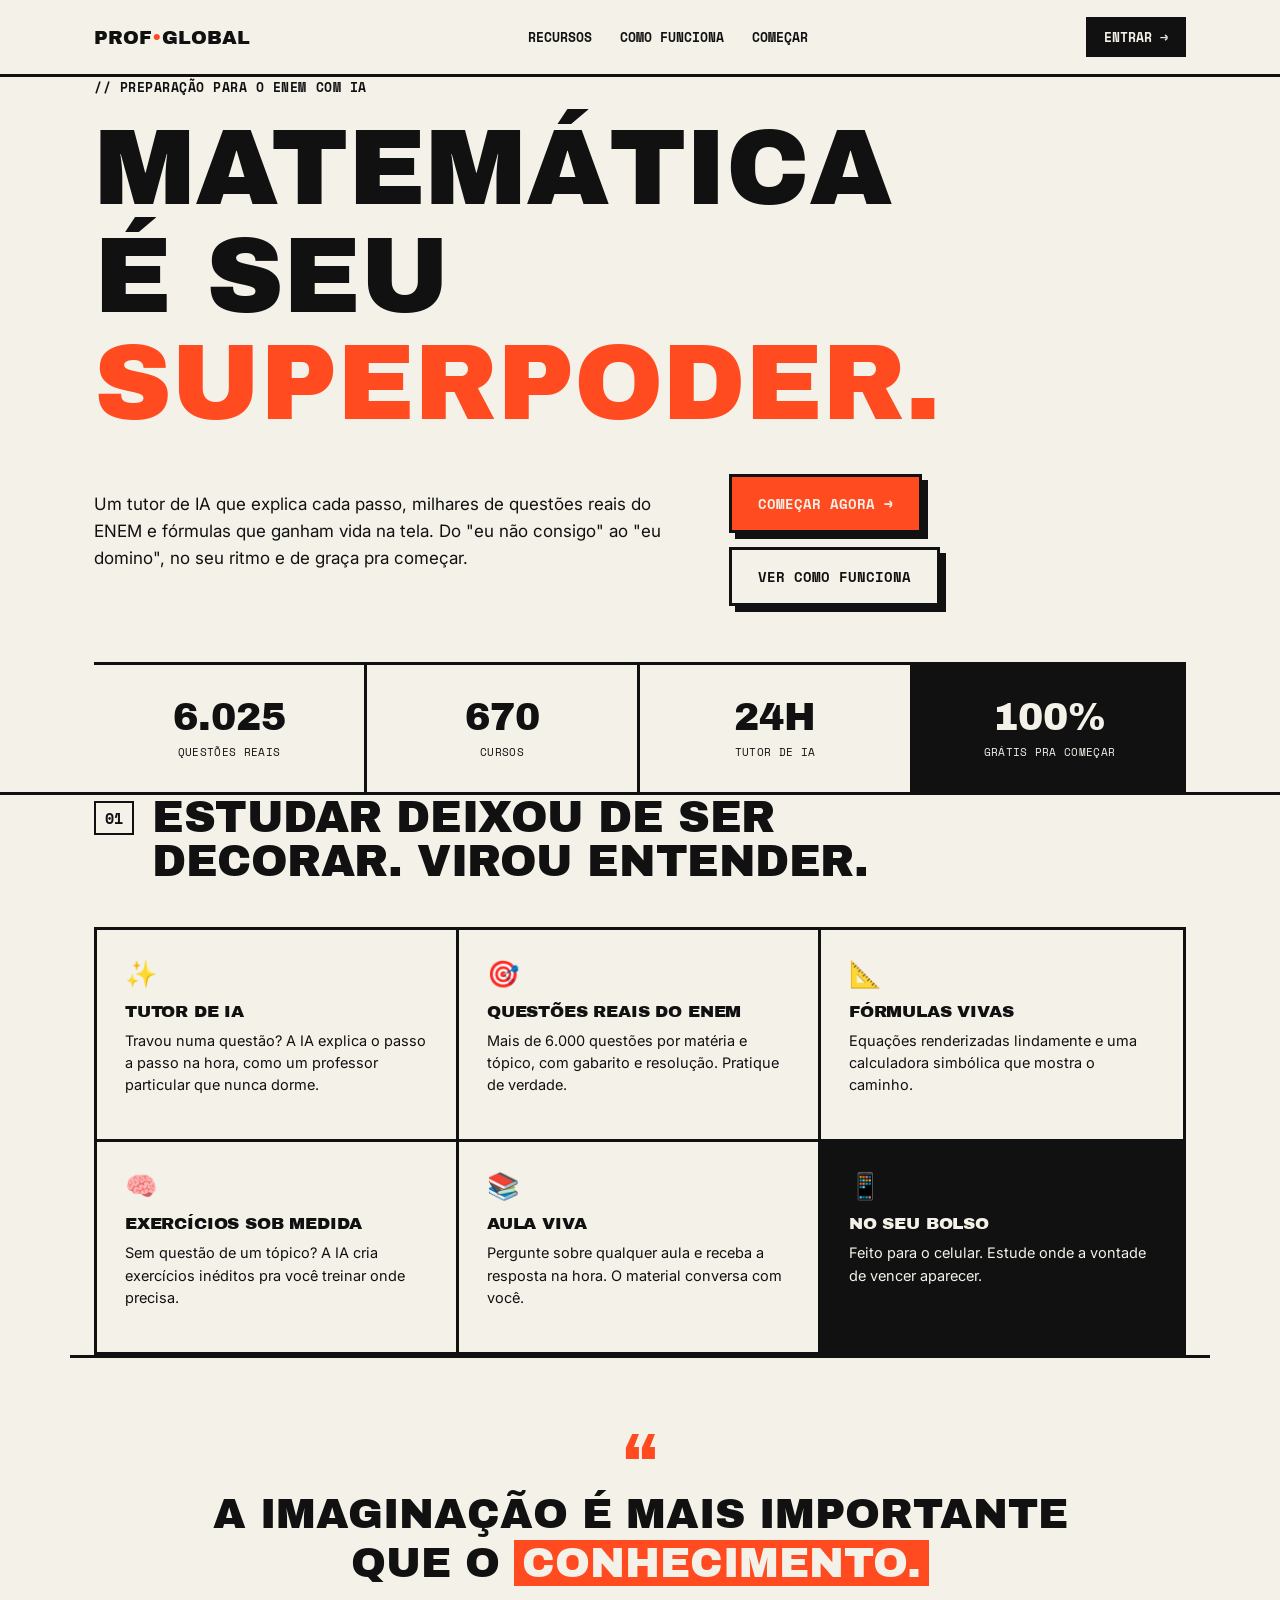
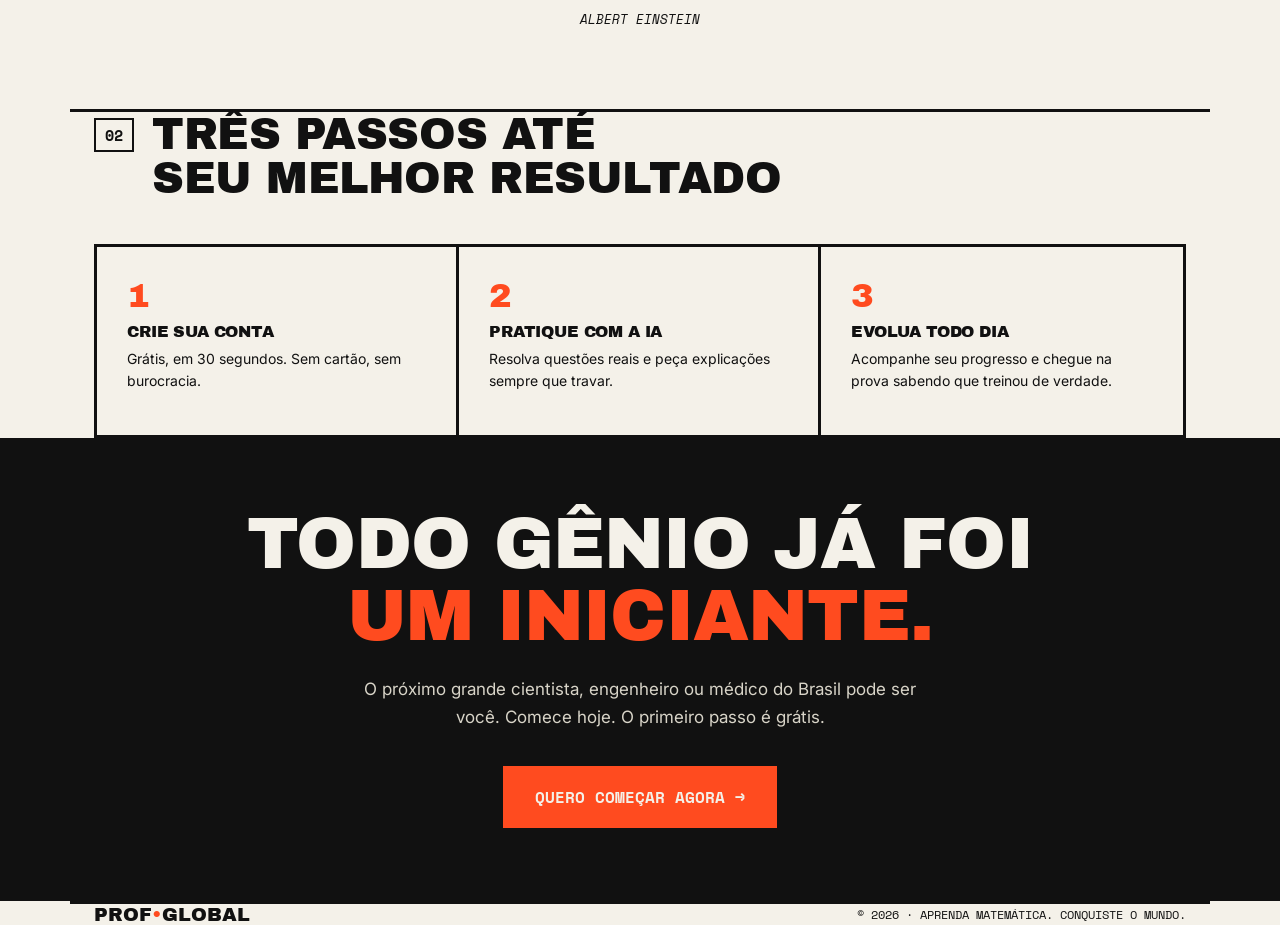
<file: professorglobal-opcoes-visuais/4-diferente/index.html>
<!DOCTYPE html>
<html lang="pt-br">
<head>
<meta charset="UTF-8" />
<meta name="viewport" content="width=device-width, initial-scale=1.0" />
<title>Professor Global · Opção 4: Diferente</title>
<link rel="preconnect" href="https://fonts.googleapis.com" />
<link rel="preconnect" href="https://fonts.gstatic.com" crossorigin />
<link href="https://fonts.googleapis.com/css2?family=Archivo+Black&family=Space+Mono:wght@400;700&family=Inter:wght@400;500;600;700&display=swap" rel="stylesheet" />
<link rel="stylesheet" href="style.css" />
</head>
<body>

<nav>
  <div class="wrap">
    <div class="logo">PROF<span class="dot">•</span>GLOBAL</div>
    <div class="nav-links">
      <a href="#recursos">RECURSOS</a>
      <a href="#como">COMO&nbsp;FUNCIONA</a>
      <a href="#comecar">COMEÇAR</a>
    </div>
    <a class="nav-cta" href="#">ENTRAR →</a>
  </div>
</nav>

<header class="wrap">
  <p class="tag">// PREPARAÇÃO PARA O ENEM COM IA</p>
  <h1 class="mega">MATEMÁTICA<br />É SEU <span class="hl">SUPERPODER.</span></h1>
  <div class="hero-row">
    <p class="sub">Um tutor de IA que explica cada passo, milhares de questões reais do ENEM e fórmulas que ganham vida na tela. Do "eu não consigo" ao "eu domino", no seu ritmo e de graça pra começar.</p>
    <div class="cta-block">
      <a class="btn" href="#">COMEÇAR AGORA →</a>
      <a class="btn btn-out" href="#como">VER COMO FUNCIONA</a>
    </div>
  </div>
</header>

<div class="stats">
  <div class="wrap stats-grid">
    <div class="stat"><div class="n">6.025</div><div class="l">QUESTÕES REAIS</div></div>
    <div class="stat"><div class="n">670</div><div class="l">CURSOS</div></div>
    <div class="stat"><div class="n">24H</div><div class="l">TUTOR DE IA</div></div>
    <div class="stat stat-hl"><div class="n">100%</div><div class="l">GRÁTIS PRA COMEÇAR</div></div>
  </div>
</div>

<section id="recursos" class="wrap">
  <div class="sec-head">
    <span class="secnum">01</span>
    <h2 class="h2">ESTUDAR DEIXOU DE SER<br />DECORAR. VIROU ENTENDER.</h2>
  </div>
  <div class="grid">
    <div class="feature"><span class="fnum">✨</span><h3>TUTOR DE IA</h3><p>Travou numa questão? A IA explica o passo a passo na hora, como um professor particular que nunca dorme.</p></div>
    <div class="feature"><span class="fnum">🎯</span><h3>QUESTÕES REAIS DO ENEM</h3><p>Mais de 6.000 questões por matéria e tópico, com gabarito e resolução. Pratique de verdade.</p></div>
    <div class="feature"><span class="fnum">📐</span><h3>FÓRMULAS VIVAS</h3><p>Equações renderizadas lindamente e uma calculadora simbólica que mostra o caminho.</p></div>
    <div class="feature"><span class="fnum">🧠</span><h3>EXERCÍCIOS SOB MEDIDA</h3><p>Sem questão de um tópico? A IA cria exercícios inéditos pra você treinar onde precisa.</p></div>
    <div class="feature"><span class="fnum">📚</span><h3>AULA VIVA</h3><p>Pergunte sobre qualquer aula e receba a resposta na hora. O material conversa com você.</p></div>
    <div class="feature feature-hl"><span class="fnum">📱</span><h3>NO SEU BOLSO</h3><p>Feito para o celular. Estude onde a vontade de vencer aparecer.</p></div>
  </div>
</section>

<div class="quote wrap">
  <p class="quote-mark">&ldquo;</p>
  <blockquote>A IMAGINAÇÃO É MAIS IMPORTANTE QUE O <span class="hl-block">CONHECIMENTO.</span></blockquote>
  <cite>ALBERT EINSTEIN</cite>
</div>

<section id="como" class="wrap">
  <div class="sec-head">
    <span class="secnum">02</span>
    <h2 class="h2">TRÊS PASSOS ATÉ<br />SEU MELHOR RESULTADO</h2>
  </div>
  <div class="steps">
    <div class="step"><div class="stepnum">1</div><h3>CRIE SUA CONTA</h3><p>Grátis, em 30 segundos. Sem cartão, sem burocracia.</p></div>
    <div class="step"><div class="stepnum">2</div><h3>PRATIQUE COM A IA</h3><p>Resolva questões reais e peça explicações sempre que travar.</p></div>
    <div class="step"><div class="stepnum">3</div><h3>EVOLUA TODO DIA</h3><p>Acompanhe seu progresso e chegue na prova sabendo que treinou de verdade.</p></div>
  </div>
</section>

<section class="final" id="comecar">
  <div class="wrap">
    <h2 class="mega">TODO GÊNIO JÁ FOI<br /><span class="hl">UM INICIANTE.</span></h2>
    <p class="sub">O próximo grande cientista, engenheiro ou médico do Brasil pode ser você. Comece hoje. O primeiro passo é grátis.</p>
    <a class="btn btn-lg" href="#">QUERO COMEÇAR AGORA →</a>
  </div>
</section>

<footer class="wrap">
  <div class="logo">PROF<span class="dot">•</span>GLOBAL</div>
  <div class="foot-text">© 2026 · APRENDA MATEMÁTICA. CONQUISTE O MUNDO.</div>
</footer>

</body>
</html>
</file>
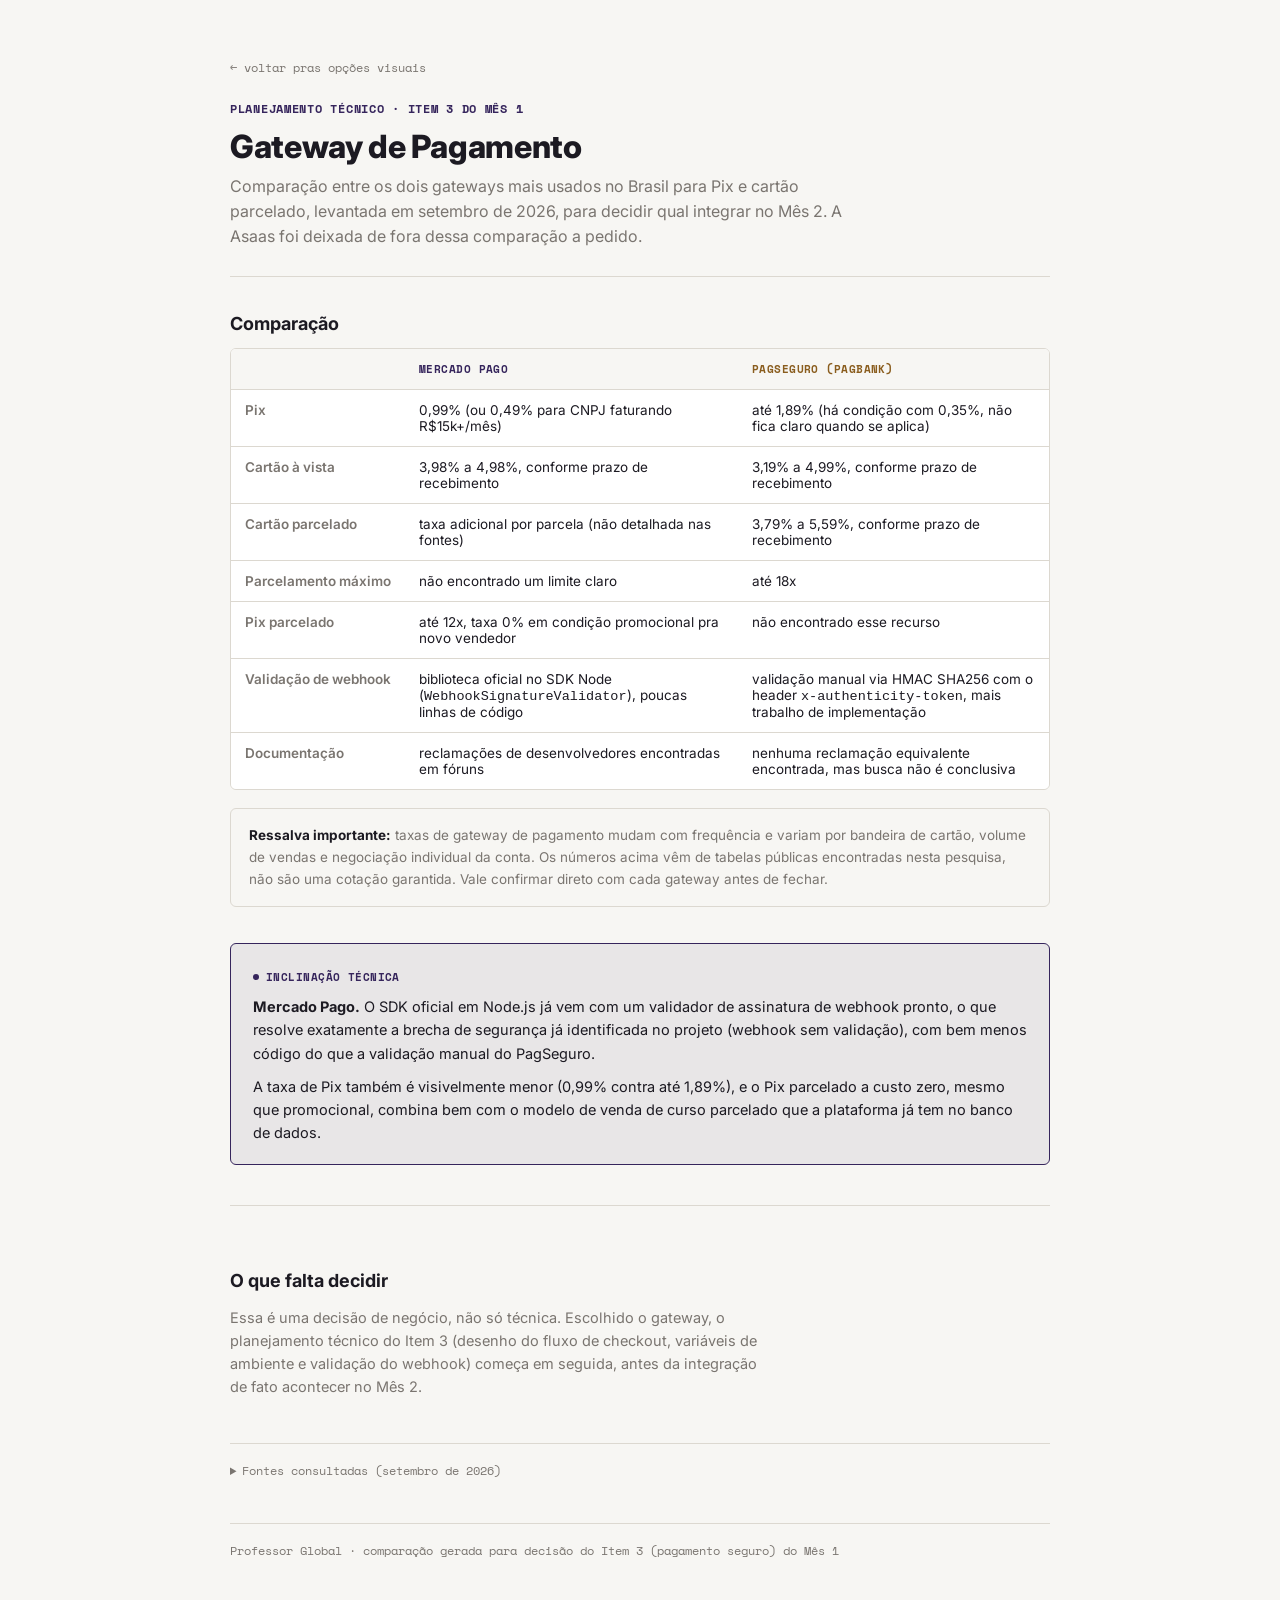
<file: professorglobal-opcoes-visuais/gateway-pagamento/index.html>
<!DOCTYPE html>
<html lang="pt-br">
<head>
<meta charset="UTF-8" />
<meta name="viewport" content="width=device-width, initial-scale=1.0" />
<title>Professor Global · Gateway de Pagamento</title>
<link rel="icon" href="data:image/svg+xml,%3Csvg xmlns='http://www.w3.org/2000/svg' viewBox='0 0 100 100'%3E%3Crect width='100' height='100' rx='22' fill='%2336255c'/%3E%3Ctext x='50' y='58' font-family='Arial, sans-serif' font-size='34' font-weight='700' fill='white' text-anchor='middle'%3EPG%3C/text%3E%3C/svg%3E" />
<link rel="preconnect" href="https://fonts.googleapis.com" />
<link rel="preconnect" href="https://fonts.gstatic.com" crossorigin />
<link href="https://fonts.googleapis.com/css2?family=Inter:wght@400;500;600;700;800&family=Space+Mono:wght@400;700&display=swap" rel="stylesheet" />
<style>
  :root{
    --ink:#1c1a22;--paper:#f7f6f3;--surface:#fff;--line:#dcd8d0;--muted:#7a7570;
    --accent:#36255c;--accent-soft:rgba(54,37,92,.08);--green:#1b6b3d;--green-soft:rgba(27,107,61,.08);
    --font-sans:'Inter',system-ui,sans-serif;--font-mono:'Space Mono',monospace;
  }
  *{box-sizing:border-box}
  body{margin:0;background:var(--paper);color:var(--ink);font-family:var(--font-sans);-webkit-font-smoothing:antialiased}
  .wrap{max-width:860px;margin:0 auto;padding:56px 20px 90px}
  .back{font-family:var(--font-mono);font-size:12px;color:var(--muted);text-decoration:none;display:inline-block;margin-bottom:24px}
  .back:hover{color:var(--accent)}
  header{border-bottom:1px solid var(--line);padding-bottom:28px;margin-bottom:32px}
  .eyebrow{font-family:var(--font-mono);font-size:12px;font-weight:700;letter-spacing:.06em;text-transform:uppercase;color:var(--accent);margin:0 0 10px}
  h1{font-size:32px;font-weight:800;letter-spacing:-.01em;margin:0 0 8px}
  .subtitulo{color:var(--muted);margin:0;max-width:64ch;line-height:1.55}

  h2{font-size:18px;font-weight:700;margin:36px 0 14px}

  .tablewrap{overflow-x:auto;border:1px solid var(--line);border-radius:6px}
  table{width:100%;border-collapse:collapse;font-size:13.5px;background:var(--surface)}
  th,td{padding:12px 14px;text-align:left;border-bottom:1px solid var(--line);vertical-align:top}
  th{font-family:var(--font-mono);font-size:11px;text-transform:uppercase;letter-spacing:.04em;color:var(--muted);background:var(--paper);white-space:nowrap}
  tr:last-child td{border-bottom:none}
  td:first-child{font-weight:600;color:var(--muted);white-space:nowrap}
  .mp{color:var(--accent);font-weight:700}
  .ps{color:#8A5D1E;font-weight:700}

  .callout{border:1px solid var(--line);border-radius:6px;padding:16px 18px;margin-top:18px;font-size:13.5px;line-height:1.6;color:var(--muted)}
  .callout strong{color:var(--ink)}

  .reco{border:1px solid var(--accent);background:var(--accent-soft);border-radius:6px;padding:20px 22px;margin-top:36px}
  .reco .tag{display:inline-flex;align-items:center;gap:7px;font-family:var(--font-mono);font-size:11px;font-weight:700;text-transform:uppercase;letter-spacing:.04em;color:var(--accent);margin-bottom:10px}
  .reco .dot{width:6px;height:6px;border-radius:50%;background:var(--accent)}
  .reco p{margin:0;font-size:14.5px;line-height:1.6}
  .reco p+p{margin-top:10px}

  .decisao{margin-top:40px;border-top:1px solid var(--line);padding-top:28px}
  .decisao p{color:var(--muted);font-size:14.5px;line-height:1.6;max-width:60ch}

  .fontes{margin-top:44px;padding-top:18px;border-top:1px solid var(--line)}
  .fontes summary{font-family:var(--font-mono);font-size:11.5px;color:var(--muted);cursor:pointer}
  .fontes ul{margin:12px 0 0;padding-left:18px;font-size:13px;color:var(--muted);line-height:1.8}
  .fontes a{color:var(--muted)}

  footer{margin-top:44px;padding-top:18px;border-top:1px solid var(--line);color:var(--muted);font-family:var(--font-mono);font-size:11.5px}
</style>
</head>
<body>
  <div class="wrap">
    <a class="back" href="../">&larr; voltar pras opções visuais</a>

    <header>
      <p class="eyebrow">Planejamento técnico · Item 3 do Mês 1</p>
      <h1>Gateway de Pagamento</h1>
      <p class="subtitulo">Comparação entre os dois gateways mais usados no Brasil para Pix e cartão parcelado, levantada em setembro de 2026, para decidir qual integrar no Mês 2. A Asaas foi deixada de fora dessa comparação a pedido.</p>
    </header>

    <h2>Comparação</h2>
    <div class="tablewrap">
      <table>
        <tr><th></th><th class="mp">Mercado Pago</th><th class="ps">PagSeguro (PagBank)</th></tr>
        <tr><td>Pix</td><td>0,99% (ou 0,49% para CNPJ faturando R$15k+/mês)</td><td>até 1,89% (há condição com 0,35%, não fica claro quando se aplica)</td></tr>
        <tr><td>Cartão à vista</td><td>3,98% a 4,98%, conforme prazo de recebimento</td><td>3,19% a 4,99%, conforme prazo de recebimento</td></tr>
        <tr><td>Cartão parcelado</td><td>taxa adicional por parcela (não detalhada nas fontes)</td><td>3,79% a 5,59%, conforme prazo de recebimento</td></tr>
        <tr><td>Parcelamento máximo</td><td>não encontrado um limite claro</td><td>até 18x</td></tr>
        <tr><td>Pix parcelado</td><td>até 12x, taxa 0% em condição promocional pra novo vendedor</td><td>não encontrado esse recurso</td></tr>
        <tr><td>Validação de webhook</td><td>biblioteca oficial no SDK Node (<code>WebhookSignatureValidator</code>), poucas linhas de código</td><td>validação manual via HMAC SHA256 com o header <code>x-authenticity-token</code>, mais trabalho de implementação</td></tr>
        <tr><td>Documentação</td><td>reclamações de desenvolvedores encontradas em fóruns</td><td>nenhuma reclamação equivalente encontrada, mas busca não é conclusiva</td></tr>
      </table>
    </div>

    <div class="callout">
      <strong>Ressalva importante:</strong> taxas de gateway de pagamento mudam com frequência e variam por bandeira de cartão, volume de vendas e negociação individual da conta. Os números acima vêm de tabelas públicas encontradas nesta pesquisa, não são uma cotação garantida. Vale confirmar direto com cada gateway antes de fechar.
    </div>

    <div class="reco">
      <span class="tag"><span class="dot"></span> Inclinação técnica</span>
      <p><strong>Mercado Pago.</strong> O SDK oficial em Node.js já vem com um validador de assinatura de webhook pronto, o que resolve exatamente a brecha de segurança já identificada no projeto (webhook sem validação), com bem menos código do que a validação manual do PagSeguro.</p>
      <p>A taxa de Pix também é visivelmente menor (0,99% contra até 1,89%), e o Pix parcelado a custo zero, mesmo que promocional, combina bem com o modelo de venda de curso parcelado que a plataforma já tem no banco de dados.</p>
    </div>

    <div class="decisao">
      <h2>O que falta decidir</h2>
      <p>Essa é uma decisão de negócio, não só técnica. Escolhido o gateway, o planejamento técnico do Item 3 (desenho do fluxo de checkout, variáveis de ambiente e validação do webhook) começa em seguida, antes da integração de fato acontecer no Mês 2.</p>
    </div>

    <details class="fontes">
      <summary>Fontes consultadas (setembro de 2026)</summary>
      <ul>
        <li><a href="https://sellsync.ai/pt/blog/taxa-mercado-pago-2026-guia-completo/" target="_blank" rel="noopener">Taxas Mercado Pago 2026: O Guia Completo Para Vendedores</a></li>
        <li><a href="https://www.mercadopago.com.br/ajuda/tabela-taxas-tarifas_45243" target="_blank" rel="noopener">Tabela de taxas e tarifas — Mercado Pago</a></li>
        <li><a href="https://www.mercadopago.com.br/developers/pt/docs/loja-integrada/additional-content/your-integrations/notifications/webhooks" target="_blank" rel="noopener">Webhooks - Notificações — Mercado Pago Developers</a></li>
        <li><a href="https://www.calculadoradetaxas.com.br/pagseguro/taxas" target="_blank" rel="noopener">Tabela de Taxas da PagBank 2026</a></li>
        <li><a href="https://www.calculadoradetaxas.com.br/public/pagseguro" target="_blank" rel="noopener">PagBank: Taxas, Maquininhas e Análise Completa 2026</a></li>
        <li><a href="https://developer.pagbank.com.br/reference/confirmar-autenticidade-da-notificacao" target="_blank" rel="noopener">Confirmar autenticidade da notificação — PagBank Developers</a></li>
      </ul>
    </details>

    <footer>Professor Global · comparação gerada para decisão do Item 3 (pagamento seguro) do Mês 1</footer>
  </div>
</body>
</html>
</file>
<file: painel-professor-global/style.css>
:root {
  --ink: #1c1a22;
  --paper: #f7f6f3;
  --surface: #ffffff;
  --line: #dcd8d0;
  --muted: #7a7570;
  --accent: #36255c;
  --accent-soft: rgba(54, 37, 92, 0.08);
  --green: #1b6b3d;
  --green-soft: rgba(27, 107, 61, 0.08);
  --radius: 4px;
  --font-sans: "Inter", -apple-system, "Segoe UI", Roboto, sans-serif;
  --font-mono: "Space Mono", "Courier New", monospace;
}

* {
  box-sizing: border-box;
}

body {
  margin: 0;
  font-family: var(--font-sans);
  background: var(--paper);
  color: var(--ink);
  -webkit-font-smoothing: antialiased;
}

.wrap {
  max-width: 700px;
  margin: 0 auto;
  padding: 56px 20px 90px;
}

header.top {
  border-bottom: 1px solid var(--line);
  padding-bottom: 28px;
  margin-bottom: 32px;
}

.brand-row {
  display: flex;
  align-items: center;
  gap: 10px;
  margin-bottom: 34px;
}

.brand-mark {
  width: 26px;
  height: 26px;
  border: 1px solid var(--ink);
  border-radius: var(--radius);
  display: flex;
  align-items: center;
  justify-content: center;
  font-family: var(--font-mono);
  font-size: 11px;
  font-weight: 700;
}

.brand-name {
  font-family: var(--font-mono);
  font-size: 12.5px;
  letter-spacing: 0.02em;
  color: var(--muted);
}

.eyebrow {
  font-family: var(--font-mono);
  font-size: 12px;
  font-weight: 700;
  letter-spacing: 0.06em;
  text-transform: uppercase;
  color: var(--accent);
  margin: 0 0 10px;
}

.eyebrow-section {
  margin: 0 0 16px;
}

h1 {
  font-size: 32px;
  font-weight: 800;
  letter-spacing: -0.01em;
  margin: 0 0 8px;
  color: var(--ink);
}

.subtitulo {
  color: var(--muted);
  margin: 0;
  font-size: 15px;
  max-width: 46ch;
}

.progress-card {
  background: var(--surface);
  border: 1px solid var(--line);
  border-radius: var(--radius);
  padding: 22px 24px;
  margin-bottom: 40px;
}

.progress-top {
  display: flex;
  align-items: baseline;
  gap: 10px;
  margin-bottom: 14px;
}

.progress-pct {
  font-family: var(--font-mono);
  font-size: 26px;
  font-weight: 700;
  color: var(--ink);
}

.progress-label {
  font-size: 13px;
  color: var(--muted);
}

.progress-track {
  height: 6px;
  background: var(--accent-soft);
  border-radius: 2px;
  overflow: hidden;
}

.progress-fill {
  height: 100%;
  background: var(--accent);
  transition: width 0.4s ease;
}

.timeline {
  position: relative;
  margin-left: 12px;
  border-left: 1px solid var(--line);
  padding-left: 24px;
}

.timeline-item {
  position: relative;
}

.timeline-item:not(:last-child) {
  margin-bottom: 20px;
}

.timeline-dot {
  position: absolute;
  left: -33px;
  top: 2px;
  width: 22px;
  height: 22px;
  border-radius: 50%;
  background: var(--paper);
  border: 1px solid var(--line);
  color: var(--muted);
  display: flex;
  align-items: center;
  justify-content: center;
  font-family: var(--font-mono);
  font-weight: 700;
  font-size: 11px;
}

.timeline-dot.andamento {
  border-color: var(--accent);
  color: var(--accent);
  background: var(--surface);
}

.timeline-dot.concluido {
  border-color: var(--green);
  color: var(--green);
  background: var(--surface);
}

.mes-card {
  background: var(--surface);
  border: 1px solid var(--line);
  border-radius: var(--radius);
  padding: 18px 22px;
  transition: border-color 0.15s ease;
}

.mes-card:hover {
  border-color: var(--ink);
}

.mes-header {
  display: flex;
  justify-content: space-between;
  align-items: center;
  gap: 10px;
  margin-bottom: 12px;
}

.mes-titulo {
  font-size: 14px;
  font-weight: 700;
  text-transform: uppercase;
  letter-spacing: 0.04em;
  color: var(--ink);
}

.mes-status {
  display: inline-flex;
  align-items: center;
  gap: 6px;
  font-family: var(--font-mono);
  font-size: 11.5px;
  color: var(--muted);
  white-space: nowrap;
}

.mes-status .status-dot {
  width: 6px;
  height: 6px;
  border-radius: 50%;
  background: var(--muted);
  flex: none;
}

.mes-status.andamento {
  color: var(--accent);
}
.mes-status.andamento .status-dot {
  background: var(--accent);
}

.mes-status.concluido {
  color: var(--green);
}
.mes-status.concluido .status-dot {
  background: var(--green);
}

ul.itens {
  list-style: none;
  margin: 0;
  padding: 0;
}

ul.itens li {
  padding: 7px 0;
  font-size: 14px;
  line-height: 1.45;
  border-top: 1px solid var(--paper);
}

.item-linha {
  display: flex;
  align-items: flex-start;
  gap: 11px;
}

.item-nota {
  margin: 5px 0 0;
  padding-left: 27px;
  font-family: var(--font-mono);
  font-size: 11.5px;
  line-height: 1.5;
  color: var(--muted);
}

.item-alerta {
  margin: 8px 0 0 27px;
  display: inline-flex;
  align-items: center;
  gap: 7px;
  border: 1px solid var(--accent);
  border-radius: 999px;
  padding: 5px 12px;
  font-family: var(--font-mono);
  font-size: 11px;
  font-weight: 700;
  color: var(--accent);
  text-decoration: none;
  background: var(--accent-soft);
}

a.item-alerta:hover {
  background: var(--accent);
  color: #fff;
}

a.item-alerta:hover .alerta-dot {
  background: #fff;
}

.alerta-dot {
  width: 6px;
  height: 6px;
  border-radius: 50%;
  background: var(--accent);
  flex: none;
  animation: alerta-pulse 1.8s infinite;
}

@keyframes alerta-pulse {
  0%, 100% { opacity: 1; }
  50% { opacity: 0.35; }
}

ul.itens li:first-child {
  border-top: none;
}

.check {
  flex: 0 0 16px;
  width: 16px;
  height: 16px;
  border-radius: 3px;
  border: 1px solid var(--line);
  display: flex;
  align-items: center;
  justify-content: center;
  margin-top: 2px;
  font-family: var(--font-mono);
  font-size: 10px;
  font-weight: 700;
}

.check.feito {
  background: var(--ink);
  border-color: var(--ink);
  color: #fff;
}

.item-texto.feito {
  color: var(--muted);
  text-decoration: line-through;
}

footer.rodape {
  margin-top: 44px;
  padding-top: 18px;
  border-top: 1px solid var(--line);
  display: flex;
  justify-content: space-between;
  color: var(--muted);
  font-family: var(--font-mono);
  font-size: 11.5px;
  flex-wrap: wrap;
  gap: 6px;
}

@media (max-width: 480px) {
  .wrap {
    padding: 40px 16px 70px;
  }
  h1 {
    font-size: 26px;
  }
  .mes-card {
    padding: 16px 16px;
  }
  .timeline {
    padding-left: 20px;
  }
  .timeline-dot {
    left: -29px;
    width: 20px;
    height: 20px;
  }
}
</file>
<file: professorglobal-opcoes-visuais/1-atual/style.css>
body.mkt{
  --ink:#e9edff;--muted:#a6b0d8;--blue:#3B82F6;--brand:#0B5FFF;--teal:#00E0C2;
  --purple:#8B7CF6;--gold:#FFD166;--pink:#FF6FB5;--bg0:#05060f;
  --card:rgba(255,255,255,.04);--stroke:rgba(255,255,255,.10);
  position:relative;min-height:100dvh;color:var(--ink);overflow-x:hidden;margin:0;
  font-family:'Inter',system-ui,sans-serif;-webkit-font-smoothing:antialiased;
  background:
    radial-gradient(1200px 700px at 70% -10%, #21306f 0%, transparent 60%),
    radial-gradient(900px 600px at 10% 20%, #3a1d6e 0%, transparent 55%),
    linear-gradient(180deg,#05060f 0%, #0a1030 45%, #05060f 100%);
}
.mkt *{box-sizing:border-box}
.mkt h1,.mkt h2,.mkt h3{font-family:'Space Grotesk',sans-serif;font-weight:700;letter-spacing:-.02em;line-height:1.05;margin:0}
.mkt a{color:inherit;text-decoration:none}
.mkt .wrap{max-width:1120px;margin:0 auto;padding:0 24px}

canvas.fx{position:fixed;inset:0;width:100%;height:100%;pointer-events:none;z-index:0}
.mkt .layer{position:relative;z-index:2}

nav{position:sticky;top:0;z-index:50;backdrop-filter:blur(10px);
  background:linear-gradient(180deg,rgba(5,6,15,.8),rgba(5,6,15,.3));border-bottom:1px solid var(--stroke)}
nav .wrap{display:flex;align-items:center;justify-content:space-between;height:68px;gap:12px}
.logo{display:flex;align-items:center;gap:10px;font-family:'Space Grotesk';font-weight:700;font-size:20px}
.logo .mark{width:34px;height:34px;border-radius:10px;display:grid;place-items:center;
  background:conic-gradient(from 200deg,var(--teal),var(--brand),var(--purple),var(--teal));
  box-shadow:0 6px 22px rgba(59,130,246,.5);font-size:18px;color:#fff}
.logo b{background:linear-gradient(90deg,#fff,#bcd0ff);-webkit-background-clip:text;background-clip:text;color:transparent}
.nav-links{display:flex;gap:24px;align-items:center;font-size:14px;color:var(--muted)}
.nav-links a:hover{color:#fff}
.nav-right{display:flex;align-items:center;gap:12px}
.nav-cta{padding:10px 18px;border-radius:999px;font-weight:600;font-size:14px;color:#fff;
  background:linear-gradient(90deg,var(--brand),var(--purple));box-shadow:0 8px 24px rgba(59,130,246,.35)}
.langsel{display:flex;gap:4px;border:1px solid var(--stroke);border-radius:999px;padding:3px;background:var(--card)}
.langsel button{border:none;background:transparent;color:var(--muted);font-size:12px;font-weight:700;
  padding:5px 9px;border-radius:999px;cursor:pointer}
.langsel button.on{background:linear-gradient(90deg,var(--brand),var(--purple));color:#fff}
@media(max-width:820px){.nav-links{display:none}}

header{position:relative;padding:70px 0 40px}
.hero{display:grid;grid-template-columns:1.1fr .9fr;gap:40px;align-items:center}
@media(max-width:900px){.hero{grid-template-columns:1fr;text-align:center}}
.badge{display:inline-flex;align-items:center;gap:8px;font-size:13px;color:var(--teal);
  border:1px solid rgba(0,224,194,.3);background:rgba(0,224,194,.08);padding:7px 14px;border-radius:999px;margin-bottom:22px}
.badge .dot{width:7px;height:7px;border-radius:50%;background:var(--teal);box-shadow:0 0 12px var(--teal);animation:mkt-pulse 1.6s infinite}
@keyframes mkt-pulse{0%,100%{opacity:1}50%{opacity:.35}}
h1.title{font-size:clamp(38px,6vw,68px)}
h1.title .grad{background:linear-gradient(90deg,var(--teal),var(--blue),var(--purple));-webkit-background-clip:text;background-clip:text;color:transparent}
.sub{margin-top:20px;font-size:clamp(16px,2.2vw,20px);color:var(--muted);max-width:540px}
@media(max-width:900px){.sub{margin-left:auto;margin-right:auto}}
.cta-row{display:flex;gap:14px;margin-top:32px;flex-wrap:wrap}
@media(max-width:900px){.cta-row{justify-content:center}}
.btn{padding:15px 28px;border-radius:999px;font-weight:700;font-size:16px;cursor:pointer;border:none;
  transition:transform .15s ease, box-shadow .3s;display:inline-block}
.btn-primary{color:#fff;background:linear-gradient(90deg,var(--brand),var(--purple));
  box-shadow:0 14px 40px rgba(107,92,231,.5);position:relative;overflow:hidden}
.btn-primary:hover{transform:translateY(-3px) scale(1.02);box-shadow:0 20px 50px rgba(107,92,231,.65)}
.btn-primary::after{content:"";position:absolute;top:0;left:-120%;width:60%;height:100%;
  background:linear-gradient(90deg,transparent,rgba(255,255,255,.35),transparent);transform:skewX(-20deg);animation:mkt-shine 3.2s infinite}
@keyframes mkt-shine{0%{left:-120%}55%,100%{left:130%}}
.btn-ghost{color:#dfe6ff;background:var(--card);border:1px solid var(--stroke)}
.btn-ghost:hover{transform:translateY(-3px);border-color:var(--teal)}
.trust{margin-top:22px;font-size:13px;color:var(--muted);display:flex;gap:18px;flex-wrap:wrap}
@media(max-width:900px){.trust{justify-content:center}}
.trust b{color:#fff}

.genius{position:relative;display:grid;place-items:center}
.genius .halo{position:absolute;width:340px;height:340px;border-radius:50%;
  background:radial-gradient(circle,rgba(139,124,246,.35),transparent 65%);filter:blur(10px);animation:mkt-breathe 6s ease-in-out infinite}
@keyframes mkt-breathe{0%,100%{transform:scale(1)}50%{transform:scale(1.12)}}
.genius svg{width:min(360px,80vw);height:auto;position:relative;filter:drop-shadow(0 30px 60px rgba(0,0,0,.5));animation:mkt-floaty 6s ease-in-out infinite}
@keyframes mkt-floaty{0%,100%{transform:translateY(0)}50%{transform:translateY(-14px)}}
.chip{position:absolute;font-family:'Space Grotesk';font-weight:700;padding:10px 14px;border-radius:14px;
  background:var(--card);border:1px solid var(--stroke);backdrop-filter:blur(6px);font-size:15px;box-shadow:0 10px 30px rgba(0,0,0,.35)}
.chip.c1{top:6%;left:-4%;color:var(--teal);animation:mkt-floaty 5s ease-in-out infinite}
.chip.c2{bottom:14%;right:-6%;color:var(--gold);animation:mkt-floaty 7s ease-in-out .6s infinite}
.chip.c3{bottom:-2%;left:8%;color:var(--pink);animation:mkt-floaty 6.4s ease-in-out .3s infinite}

.stats{margin-top:70px;border-top:1px solid var(--stroke);border-bottom:1px solid var(--stroke);background:rgba(255,255,255,.02)}
.stats .wrap{display:grid;grid-template-columns:repeat(4,1fr);gap:20px;padding:34px 24px}
@media(max-width:760px){.stats .wrap{grid-template-columns:repeat(2,1fr);gap:28px}}
.stat{text-align:center}
.stat .n{font-family:'Space Grotesk';font-weight:700;font-size:clamp(28px,5vw,44px);
  background:linear-gradient(90deg,#fff,#9fb8ff);-webkit-background-clip:text;background-clip:text;color:transparent}
.stat .l{color:var(--muted);font-size:14px;margin-top:4px}

section{padding:90px 0;position:relative}
.eyebrow{color:var(--teal);font-weight:600;letter-spacing:.14em;text-transform:uppercase;font-size:13px}
.h2{font-size:clamp(28px,4.5vw,46px);margin-top:12px}
.lead{color:var(--muted);font-size:18px;margin-top:16px;max-width:640px}
.center{text-align:center}.center .lead{margin-left:auto;margin-right:auto}
.grid{display:grid;grid-template-columns:repeat(3,1fr);gap:20px;margin-top:48px}
@media(max-width:860px){.grid{grid-template-columns:1fr}}
.feature{padding:28px;border-radius:22px;background:var(--card);border:1px solid var(--stroke);position:relative;overflow:hidden;transition:transform .25s, border-color .25s}
.feature:hover{transform:translateY(-6px);border-color:rgba(0,224,194,.4)}
.feature .ic{width:52px;height:52px;border-radius:14px;display:grid;place-items:center;font-size:24px;margin-bottom:18px;
  background:linear-gradient(140deg,rgba(59,130,246,.25),rgba(139,124,246,.25));border:1px solid var(--stroke)}
.feature h3{font-size:21px}
.feature p{color:var(--muted);margin-top:10px;font-size:15px;line-height:1.6}
.feature .fglow{position:absolute;width:180px;height:180px;border-radius:50%;filter:blur(50px);opacity:.5;top:-40px;right:-40px;
  background:radial-gradient(circle,var(--purple),transparent 70%)}

.quote{padding:80px 0}
.quote .card{max-width:860px;margin:0 auto;text-align:center;padding:48px 32px;border-radius:28px;
  background:linear-gradient(160deg,rgba(139,124,246,.14),rgba(0,224,194,.08));border:1px solid var(--stroke)}
.quote blockquote{font-family:'Space Grotesk';font-weight:600;font-size:clamp(24px,4vw,40px);line-height:1.25;margin:0}
.quote blockquote .grad{background:linear-gradient(90deg,var(--teal),var(--purple));-webkit-background-clip:text;background-clip:text;color:transparent}
.quote cite{display:block;margin-top:22px;color:var(--muted);font-style:normal;font-size:15px;letter-spacing:.04em}

.steps{display:grid;grid-template-columns:repeat(3,1fr);gap:24px;margin-top:48px;counter-reset:s}
@media(max-width:860px){.steps{grid-template-columns:1fr}}
.step{padding:26px;border-radius:20px;background:var(--card);border:1px solid var(--stroke);position:relative}
.step::before{counter-increment:s;content:"0" counter(s);font-family:'Space Grotesk';font-weight:700;font-size:40px;
  background:linear-gradient(90deg,var(--teal),var(--blue));-webkit-background-clip:text;background-clip:text;color:transparent;display:block;margin-bottom:10px}
.step h3{font-size:19px}.step p{color:var(--muted);margin-top:8px;font-size:15px}

.final{text-align:center;padding:100px 0}
.final h2{font-size:clamp(32px,6vw,60px)}
.final .grad{background:linear-gradient(90deg,var(--gold),var(--pink),var(--purple));-webkit-background-clip:text;background-clip:text;color:transparent}
.final .lead{margin:20px auto 34px}

footer{border-top:1px solid var(--stroke);padding:40px 0;color:var(--muted);font-size:14px}
footer .wrap{display:flex;justify-content:space-between;align-items:center;gap:16px;flex-wrap:wrap}

.reveal{opacity:0;transform:translateY(30px);transition:opacity .7s cubic-bezier(.2,.7,.2,1),transform .7s cubic-bezier(.2,.7,.2,1)}
.reveal.in{opacity:1;transform:none}

.glyph{position:absolute;font-family:'Space Grotesk';font-weight:700;color:rgba(255,255,255,.06);pointer-events:none;user-select:none;z-index:1}
</file>
<file: professorglobal-opcoes-visuais/2-institucional/style.css>
:root{
  --navy:#0B2545; --navy-2:#13315C; --gold:#C89B3C; --paper:#F7F5F0;
  --ink:#141A21; --muted:#5B6B7A; --line:#E3E0D8; --white:#FFFFFF;
}
*{box-sizing:border-box}
body{
  margin:0; background:var(--paper); color:var(--ink);
  font-family:'Public Sans',system-ui,sans-serif; -webkit-font-smoothing:antialiased;
  background-image: radial-gradient(circle, #00000008 1px, transparent 1px);
  background-size: 22px 22px;
}
h1,h2,h3{font-family:'Source Serif 4',serif;font-weight:700;margin:0;line-height:1.15}
em{font-style:italic;color:var(--navy)}
a{color:inherit;text-decoration:none}
.wrap{max-width:1120px;margin:0 auto;padding:0 24px}

nav{position:sticky;top:0;z-index:50;background:rgba(247,245,240,.92);backdrop-filter:blur(8px);border-bottom:1px solid var(--line)}
nav .wrap{display:flex;align-items:center;justify-content:space-between;height:76px}
.logo{display:flex;align-items:center;gap:10px;font-family:'Source Serif 4';font-weight:700;font-size:19px;color:var(--navy)}
.logo .mark{width:36px;height:36px;border:1.5px solid var(--navy);display:grid;place-items:center;font-size:13px;font-weight:700;color:var(--navy);font-family:'Public Sans'}
.nav-links{display:flex;gap:32px;font-size:14px;font-weight:600;color:var(--navy-2)}
.nav-links a:hover{color:var(--gold)}
@media(max-width:820px){.nav-links{display:none}}
.nav-cta{padding:11px 22px;border:1.5px solid var(--navy);color:var(--navy);font-weight:700;font-size:14px;transition:.2s}
.nav-cta:hover{background:var(--navy);color:#fff}

header{padding:80px 0 60px}
.hero{display:grid;grid-template-columns:1.15fr .85fr;gap:56px;align-items:center}
@media(max-width:900px){.hero{grid-template-columns:1fr}}
.eyebrow{color:var(--gold);font-weight:700;letter-spacing:.12em;text-transform:uppercase;font-size:12.5px;margin:0 0 16px}
.title{font-size:clamp(34px,5vw,54px)}
.sub{margin-top:22px;font-size:17px;line-height:1.65;color:var(--muted);max-width:56ch}
.cta-row{display:flex;gap:14px;margin-top:34px;flex-wrap:wrap}
.btn{padding:15px 30px;font-weight:700;font-size:15.5px;cursor:pointer;border:1.5px solid transparent;display:inline-block;transition:.2s}
.btn-primary{background:var(--navy);color:#fff}
.btn-primary:hover{background:var(--navy-2)}
.btn-outline{border-color:var(--navy);color:var(--navy)}
.btn-outline:hover{background:var(--navy);color:#fff}
.btn-gold{background:var(--gold);color:var(--navy)}
.btn-gold:hover{background:#b78a2e}
.trust-row{margin-top:30px;display:flex;flex-direction:column;gap:9px}
.trust-item{font-size:14px;color:var(--navy-2);display:flex;align-items:center;gap:8px}
.check{color:var(--gold);font-weight:700}

.hero-figure{display:flex;justify-content:center}
.hero-figure svg{width:min(320px,80vw);height:auto}

.stats{background:var(--navy);padding:44px 0}
.stats .wrap{display:grid;grid-template-columns:repeat(4,1fr);gap:20px;text-align:center}
@media(max-width:760px){.stats .wrap{grid-template-columns:repeat(2,1fr);gap:30px}}
.stat .n{font-family:'Source Serif 4';font-weight:700;font-size:clamp(26px,4vw,38px);color:var(--gold)}
.stat .l{color:#c9d3e3;font-size:13.5px;margin-top:6px}

section{padding:96px 0}
.center{text-align:center}
.h2{font-size:clamp(28px,4vw,42px);margin-top:10px}
.lead{color:var(--muted);font-size:17px;margin-top:18px;max-width:640px;line-height:1.6}
.center .lead{margin-left:auto;margin-right:auto}
.grid{display:grid;grid-template-columns:repeat(3,1fr);gap:1px;margin-top:56px;background:var(--line);border:1px solid var(--line)}
@media(max-width:860px){.grid{grid-template-columns:1fr}}
.feature{background:var(--white);padding:34px}
.feature .ic{font-family:'Source Serif 4';font-weight:700;font-size:14px;color:var(--gold);border:1px solid var(--gold);width:34px;height:34px;display:grid;place-items:center;margin-bottom:18px}
.feature h3{font-size:19px}
.feature p{color:var(--muted);margin-top:10px;font-size:14.5px;line-height:1.6}

.quote{background:var(--white);border-top:1px solid var(--line);border-bottom:1px solid var(--line);padding:76px 0}
.quote-inner{max-width:760px;text-align:center;border-left:3px solid var(--gold);padding-left:28px;margin:0 auto}
.quote-inner{display:flex;flex-direction:column;align-items:flex-start;text-align:left}
.quote blockquote{font-family:'Source Serif 4';font-style:italic;font-weight:600;font-size:clamp(22px,3.4vw,32px);margin:0;color:var(--navy)}
.quote cite{display:block;margin-top:18px;color:var(--muted);font-size:14px}

.timeline{margin-top:56px;display:grid;grid-template-columns:repeat(3,1fr);gap:0;position:relative}
@media(max-width:860px){.timeline{grid-template-columns:1fr;gap:32px}}
.timeline::before{content:"";position:absolute;top:22px;left:8%;right:8%;height:1px;background:var(--line)}
@media(max-width:860px){.timeline::before{display:none}}
.tstep{display:flex;flex-direction:column;align-items:flex-start;padding:0 20px;position:relative}
.tnum{width:44px;height:44px;border-radius:50%;background:var(--navy);color:var(--gold);font-family:'Source Serif 4';font-weight:700;display:grid;place-items:center;margin-bottom:18px;position:relative;z-index:1}
.tstep h3{font-size:18px}
.tstep p{color:var(--muted);margin-top:8px;font-size:14.5px;line-height:1.55}

.final{background:var(--navy);color:#fff;text-align:center}
.final h2{font-size:clamp(30px,5vw,48px);color:#fff}
.final .lead{color:#c9d3e3;margin:20px auto 34px}

footer{background:var(--white);border-top:1px solid var(--line);padding:56px 0 0}
.footer-grid{display:grid;grid-template-columns:1.4fr 1fr 1fr;gap:40px;padding-bottom:40px}
@media(max-width:760px){.footer-grid{grid-template-columns:1fr;gap:28px}}
.foot-desc{color:var(--muted);font-size:14px;margin-top:12px;max-width:32ch}
footer h4{font-family:'Public Sans';font-size:13px;text-transform:uppercase;letter-spacing:.08em;color:var(--navy);margin-bottom:14px}
footer .footer-grid a{display:block;color:var(--muted);font-size:14.5px;margin-bottom:10px}
footer .footer-grid a:hover{color:var(--navy)}
.copyright{border-top:1px solid var(--line);padding:20px 24px;color:var(--muted);font-size:13px}
</file>
<file: professorglobal-opcoes-visuais/3-hibrida/style.css>
:root{
  --ink:#161B33; --muted:#5C6480; --blue:#3B82F6; --brand:#0B5FFF; --teal:#00B39A;
  --purple:#7C5CF6; --gold:#E8A93B; --pink:#F5578E; --bg:#F6F7FC; --card:#FFFFFF;
  --stroke:#E6E8F5;
}
*{box-sizing:border-box}
body{margin:0;background:var(--bg);color:var(--ink);font-family:'Inter',system-ui,sans-serif;-webkit-font-smoothing:antialiased}
h1,h2,h3{font-family:'Space Grotesk',sans-serif;font-weight:700;letter-spacing:-.02em;line-height:1.1;margin:0}
a{color:inherit;text-decoration:none}
.wrap{max-width:1120px;margin:0 auto;padding:0 24px}

nav{position:sticky;top:0;z-index:50;background:rgba(246,247,252,.85);backdrop-filter:blur(10px);border-bottom:1px solid var(--stroke)}
nav .wrap{display:flex;align-items:center;justify-content:space-between;height:70px}
.logo{display:flex;align-items:center;gap:10px;font-family:'Space Grotesk';font-weight:700;font-size:19px}
.logo .mark{width:32px;height:32px;border-radius:10px;display:grid;place-items:center;
  background:conic-gradient(from 200deg,var(--teal),var(--brand),var(--purple),var(--teal));color:#fff;font-size:16px;
  box-shadow:0 6px 18px rgba(59,130,246,.35)}
.logo b{background:linear-gradient(90deg,var(--brand),var(--purple));-webkit-background-clip:text;background-clip:text;color:transparent}
.nav-links{display:flex;gap:26px;font-size:14px;font-weight:600;color:var(--muted)}
.nav-links a:hover{color:var(--ink)}
@media(max-width:820px){.nav-links{display:none}}
.nav-cta{padding:10px 20px;border-radius:999px;font-weight:700;font-size:14px;color:#fff;
  background:linear-gradient(90deg,var(--brand),var(--purple));box-shadow:0 8px 20px rgba(59,130,246,.3)}

header{padding:64px 0 40px}
.hero{display:grid;grid-template-columns:1.1fr .9fr;gap:48px;align-items:center}
@media(max-width:900px){.hero{grid-template-columns:1fr;text-align:center}}
.badge{display:inline-flex;align-items:center;gap:8px;font-size:13px;font-weight:600;color:var(--teal);
  border:1px solid #BEE8DF;background:#E9F8F4;padding:7px 14px;border-radius:999px;margin-bottom:22px}
.badge .dot{width:7px;height:7px;border-radius:50%;background:var(--teal);animation:pulse 1.6s infinite}
@keyframes pulse{0%,100%{opacity:1}50%{opacity:.35}}
.title{font-size:clamp(36px,5.6vw,58px)}
.title .grad{background:linear-gradient(90deg,var(--teal),var(--blue),var(--purple));-webkit-background-clip:text;background-clip:text;color:transparent}
.sub{margin-top:20px;font-size:clamp(15px,1.8vw,18px);color:var(--muted);max-width:520px;line-height:1.6}
@media(max-width:900px){.sub{margin-left:auto;margin-right:auto}}
.cta-row{display:flex;gap:14px;margin-top:30px;flex-wrap:wrap}
@media(max-width:900px){.cta-row{justify-content:center}}
.btn{padding:15px 28px;border-radius:999px;font-weight:700;font-size:15.5px;cursor:pointer;border:none;display:inline-block;transition:.2s}
.btn-primary{color:#fff;background:linear-gradient(90deg,var(--brand),var(--purple));box-shadow:0 12px 28px rgba(107,92,231,.35)}
.btn-primary:hover{transform:translateY(-2px)}
.btn-ghost{color:var(--ink);background:var(--card);border:1px solid var(--stroke)}
.btn-ghost:hover{border-color:var(--teal)}
.trust{margin-top:24px;font-size:13px;color:var(--muted);display:flex;gap:18px;flex-wrap:wrap}
@media(max-width:900px){.trust{justify-content:center}}
.trust b{color:var(--ink)}

.phone-mock{position:relative;display:flex;justify-content:center}
.phone{width:260px;background:#0F1330;border-radius:36px;padding:14px;box-shadow:0 30px 60px rgba(20,20,60,.25);position:relative}
.phone-notch{width:70px;height:6px;background:#2a2f55;border-radius:4px;margin:0 auto 10px}
.phone-screen{background:linear-gradient(180deg,#161B4A,#0F1330);border-radius:24px;padding:16px;min-height:340px;display:flex;flex-direction:column;gap:10px;justify-content:flex-end}
.chat-bubble{padding:11px 14px;border-radius:16px;font-size:13px;line-height:1.5;max-width:88%}
.chat-bubble.bot{background:rgba(255,255,255,.08);color:#E7EAFB;align-self:flex-start;border:1px solid rgba(255,255,255,.1)}
.chat-bubble.user{background:linear-gradient(90deg,var(--brand),var(--purple));color:#fff;align-self:flex-end}
.bubble-dot{display:none}
.chat-typing{align-self:flex-start;display:flex;gap:4px;padding:8px 12px}
.chat-typing span{width:6px;height:6px;border-radius:50%;background:var(--teal);animation:typing 1.2s infinite ease-in-out}
.chat-typing span:nth-child(2){animation-delay:.2s}.chat-typing span:nth-child(3){animation-delay:.4s}
@keyframes typing{0%,100%{opacity:.3;transform:translateY(0)}50%{opacity:1;transform:translateY(-3px)}}
.float-chip{position:absolute;font-family:'Space Grotesk';font-weight:700;font-size:13px;padding:8px 12px;border-radius:12px;
  background:var(--card);border:1px solid var(--stroke);box-shadow:0 10px 24px rgba(20,20,60,.1)}
.fc1{top:6%;left:-6%;color:var(--teal)}
.fc2{bottom:10%;right:-8%;color:var(--pink)}

.stats{margin-top:60px;background:var(--card);border-top:1px solid var(--stroke);border-bottom:1px solid var(--stroke)}
.stats .wrap{display:grid;grid-template-columns:repeat(4,1fr);gap:20px;padding:34px 24px}
@media(max-width:760px){.stats .wrap{grid-template-columns:repeat(2,1fr);gap:28px}}
.stat{text-align:center}
.stat .n{font-family:'Space Grotesk';font-weight:700;font-size:clamp(26px,4.5vw,38px);
  background:linear-gradient(90deg,var(--brand),var(--purple));-webkit-background-clip:text;background-clip:text;color:transparent}
.stat .l{color:var(--muted);font-size:13.5px;margin-top:4px}

section{padding:84px 0}
.eyebrow{color:var(--teal);font-weight:700;letter-spacing:.12em;text-transform:uppercase;font-size:12.5px}
.h2{font-size:clamp(26px,4vw,42px);margin-top:10px}
.lead{color:var(--muted);font-size:17px;margin-top:16px;max-width:620px;line-height:1.6}
.center{text-align:center}.center .lead{margin-left:auto;margin-right:auto}
.grid{display:grid;grid-template-columns:repeat(3,1fr);gap:20px;margin-top:46px}
@media(max-width:860px){.grid{grid-template-columns:1fr}}
.feature{padding:28px;border-radius:18px;background:var(--card);border:1px solid var(--stroke);transition:.2s}
.feature:hover{transform:translateY(-4px);box-shadow:0 16px 32px rgba(20,20,60,.08)}
.feature .ic{width:48px;height:48px;border-radius:13px;display:grid;place-items:center;font-size:22px;margin-bottom:16px;
  background:linear-gradient(140deg,#E4ECFF,#F1E9FF)}
.feature h3{font-size:19px}
.feature p{color:var(--muted);margin-top:9px;font-size:14.5px;line-height:1.6}

.quote{padding:70px 0}
.quote .card{max-width:820px;margin:0 auto;text-align:center;padding:44px 32px;border-radius:24px;
  background:linear-gradient(135deg,#EAF6F3,#F0ECFE);border:1px solid var(--stroke)}
.quote blockquote{font-family:'Space Grotesk';font-weight:600;font-size:clamp(22px,3.6vw,34px);line-height:1.3;margin:0}
.quote blockquote .grad{background:linear-gradient(90deg,var(--teal),var(--purple));-webkit-background-clip:text;background-clip:text;color:transparent}
.quote cite{display:block;margin-top:18px;color:var(--muted);font-size:14px}

.steps{display:grid;grid-template-columns:repeat(3,1fr);gap:22px;margin-top:46px;position:relative}
@media(max-width:860px){.steps{grid-template-columns:1fr}}
.step{padding:26px;border-radius:18px;background:var(--card);border:1px solid var(--stroke)}
.stepnum{width:38px;height:38px;border-radius:50%;display:grid;place-items:center;font-family:'Space Grotesk';font-weight:700;color:#fff;
  background:linear-gradient(135deg,var(--teal),var(--brand));margin-bottom:14px}
.step h3{font-size:18px}.step p{color:var(--muted);margin-top:7px;font-size:14.5px}

.final{text-align:center;padding:90px 0}
.final h2{font-size:clamp(30px,5.4vw,50px)}
.final .grad{background:linear-gradient(90deg,var(--gold),var(--pink),var(--purple));-webkit-background-clip:text;background-clip:text;color:transparent}
.final .lead{margin:18px auto 30px}

footer{border-top:1px solid var(--stroke);padding:36px 0;color:var(--muted);font-size:14px}
footer .wrap{display:flex;justify-content:space-between;align-items:center;gap:16px;flex-wrap:wrap}

.reveal{opacity:0;transform:translateY(24px);transition:opacity .6s ease,transform .6s ease}
.reveal.in{opacity:1;transform:none}
</file>
<file: professorglobal-opcoes-visuais/4-diferente/style.css>
:root{
  --ink:#111111; --paper:#F4F1E9; --orange:#FF4B1F; --line:#111111;
}
*{box-sizing:border-box}
body{margin:0;background:var(--paper);color:var(--ink);font-family:'Inter',system-ui,sans-serif}
h1,h2,h3{font-family:'Archivo Black',sans-serif;font-weight:400;text-transform:uppercase;line-height:1;margin:0;letter-spacing:-.01em}
a{color:inherit;text-decoration:none}
.wrap{max-width:1140px;margin:0 auto;padding:0 24px}
.hl{color:var(--orange)}
.hl-block{background:var(--orange);color:var(--paper);padding:0 8px}

nav{border-bottom:3px solid var(--line);position:sticky;top:0;background:var(--paper);z-index:50}
nav .wrap{display:flex;align-items:center;justify-content:space-between;height:74px}
.logo{font-family:'Archivo Black';font-size:19px}
.logo .dot{color:var(--orange)}
.nav-links{display:flex;gap:28px;font-family:'Space Mono';font-size:12.5px;font-weight:700}
@media(max-width:820px){.nav-links{display:none}}
.nav-cta{font-family:'Space Mono';font-weight:700;font-size:13px;background:var(--ink);color:var(--paper);padding:10px 18px}

header{padding:64px 0 0}
.tag{font-family:'Space Mono';font-size:13px;font-weight:700;letter-spacing:.04em;margin:0 0 18px}
.mega{font-size:clamp(40px,8.4vw,110px)}
.hero-row{display:grid;grid-template-columns:1.3fr 1fr;gap:40px;margin-top:36px;padding-bottom:56px;border-bottom:3px solid var(--line)}
@media(max-width:860px){.hero-row{grid-template-columns:1fr}}
.sub{font-size:17px;line-height:1.6;max-width:52ch}
.cta-block{display:flex;flex-direction:column;gap:14px;align-items:flex-start}
@media(max-width:860px){.cta-block{margin-top:14px}}
.btn{font-family:'Space Mono';font-weight:700;font-size:14px;padding:16px 26px;background:var(--orange);color:var(--paper);
  border:3px solid var(--ink);box-shadow:6px 6px 0 var(--ink);transition:transform .12s, box-shadow .12s;display:inline-block}
.btn:hover{transform:translate(-3px,-3px);box-shadow:9px 9px 0 var(--ink)}
.btn-out{background:transparent;color:var(--ink)}
.btn-lg{font-size:16px;padding:19px 32px}

.stats{border-bottom:3px solid var(--line)}
.stats-grid{display:grid;grid-template-columns:repeat(4,1fr)}
@media(max-width:760px){.stats-grid{grid-template-columns:repeat(2,1fr)}}
.stat{padding:32px 20px;border-right:3px solid var(--line);text-align:center}
.stat:last-child{border-right:none}
@media(max-width:760px){.stat:nth-child(2n){border-right:none}.stat{border-bottom:3px solid var(--line)}}
.stat-hl{background:var(--ink);color:var(--paper)}
.stat .n{font-family:'Archivo Black';font-size:clamp(26px,4vw,38px)}
.stat .l{font-family:'Space Mono';font-size:11px;margin-top:6px;letter-spacing:.03em}

section{padding:70px 0}
.sec-head{display:flex;align-items:flex-start;gap:18px;margin-bottom:44px}
.secnum{font-family:'Space Mono';font-weight:700;font-size:15px;border:2px solid var(--ink);padding:4px 9px;margin-top:6px}
.h2{font-size:clamp(26px,4.2vw,44px)}

.grid{display:grid;grid-template-columns:repeat(3,1fr);border:3px solid var(--line);border-bottom:none}
@media(max-width:860px){.grid{grid-template-columns:1fr}}
.feature{padding:28px;border-right:3px solid var(--line);border-bottom:3px solid var(--line)}
.feature:nth-child(3n){border-right:none}
@media(max-width:860px){.feature{border-right:none}}
.feature-hl{background:var(--ink);color:var(--paper)}
.fnum{font-size:26px;display:block;margin-bottom:14px}
.feature h3{font-size:17px}
.feature p{margin-top:10px;font-size:14.5px;line-height:1.55}

.quote{padding:80px 24px;text-align:center;border-top:3px solid var(--line);border-bottom:3px solid var(--line)}
.quote-mark{font-family:'Archivo Black';font-size:70px;color:var(--orange);margin:0;line-height:.6}
.quote blockquote{font-family:'Archivo Black';font-size:clamp(22px,4vw,42px);max-width:900px;margin:10px auto 0;line-height:1.15}
.quote cite{display:block;margin-top:22px;font-family:'Space Mono';font-size:13px}

.steps{display:grid;grid-template-columns:repeat(3,1fr);gap:0;margin-top:0;border:3px solid var(--line)}
@media(max-width:860px){.steps{grid-template-columns:1fr}}
.step{padding:30px;border-right:3px solid var(--line)}
.step:last-child{border-right:none}
@media(max-width:860px){.step{border-right:none;border-bottom:3px solid var(--line)}}
.stepnum{font-family:'Archivo Black';font-size:34px;color:var(--orange);margin-bottom:10px}
.step h3{font-size:16px}
.step p{margin-top:8px;font-size:14px;line-height:1.55}

.final{background:var(--ink);color:var(--paper);text-align:center}
.final .sub{margin:24px auto 32px;color:#D8D4C8}
.final .mega{font-size:clamp(32px,6.6vw,72px)}

footer{border-top:3px solid var(--line);padding:36px 24px;display:flex;justify-content:space-between;align-items:center;flex-wrap:wrap;gap:14px}
.foot-text{font-family:'Space Mono';font-size:12px}
</file>
